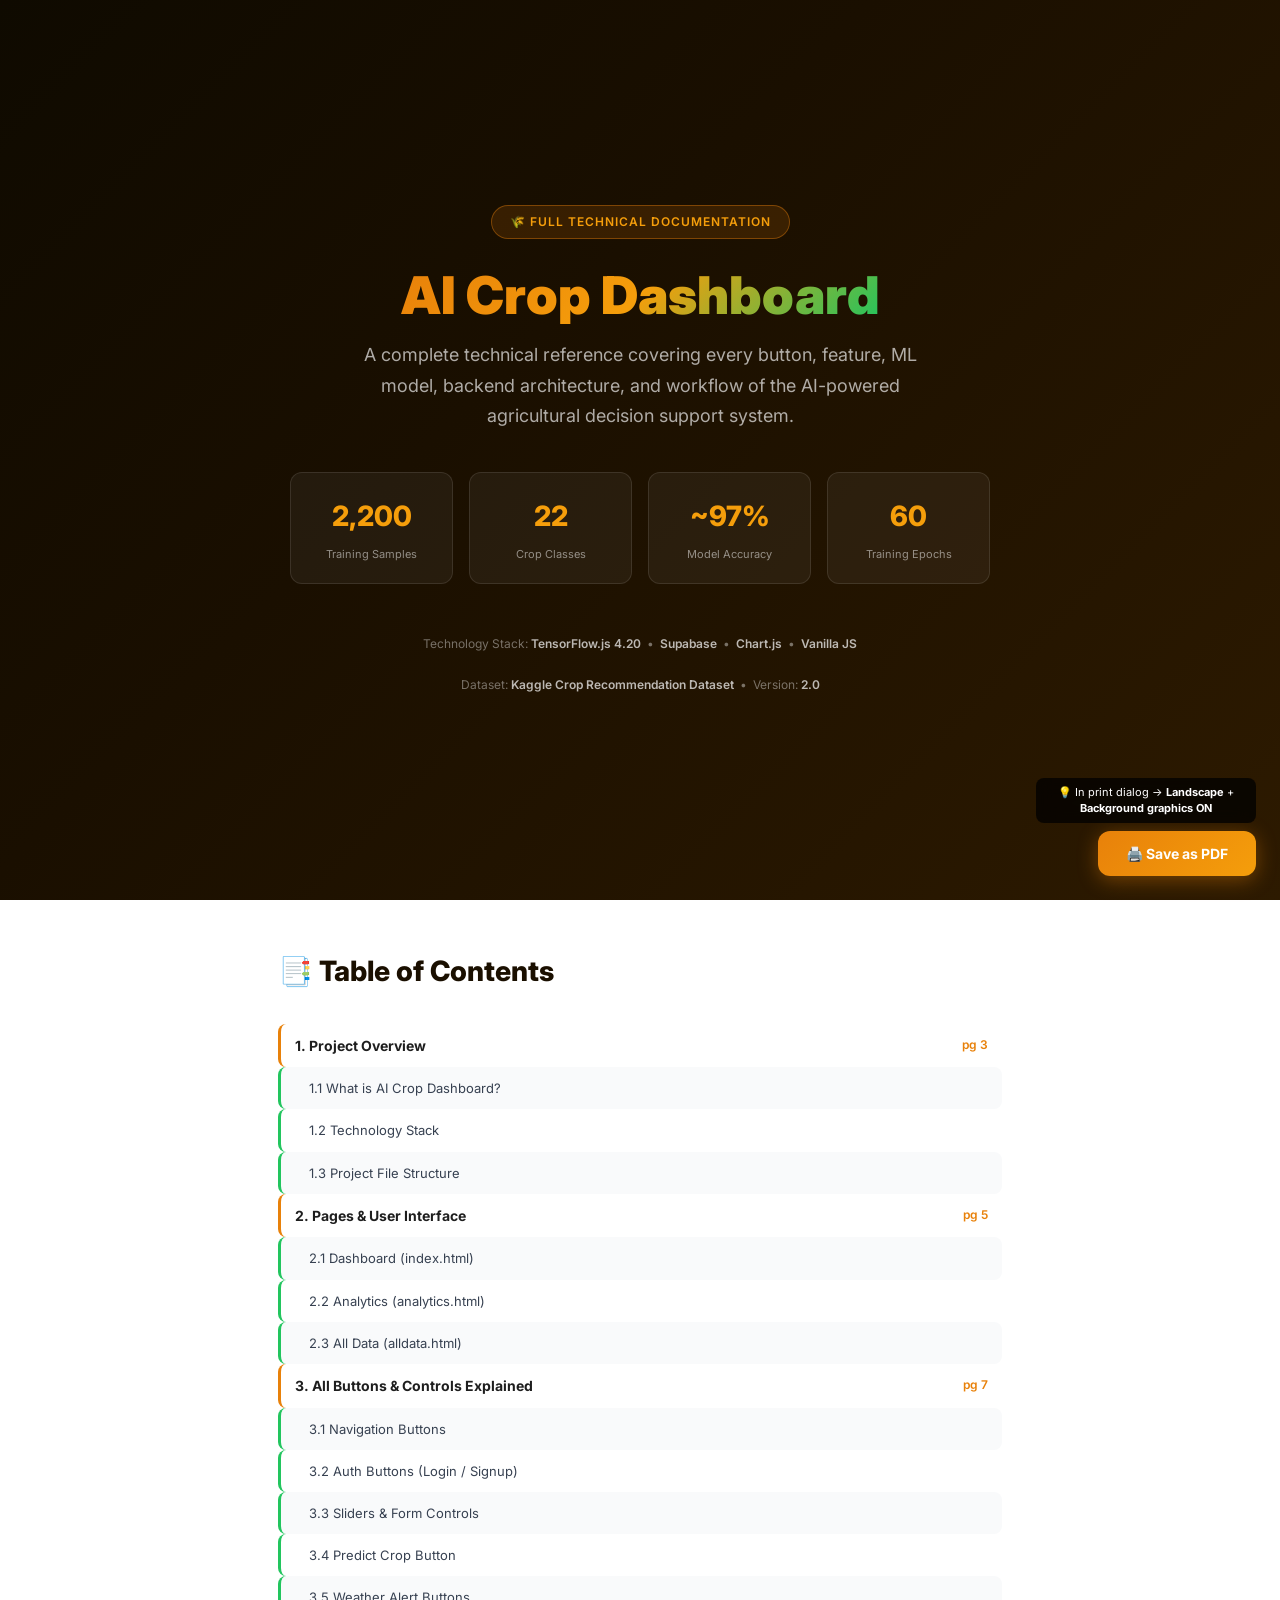
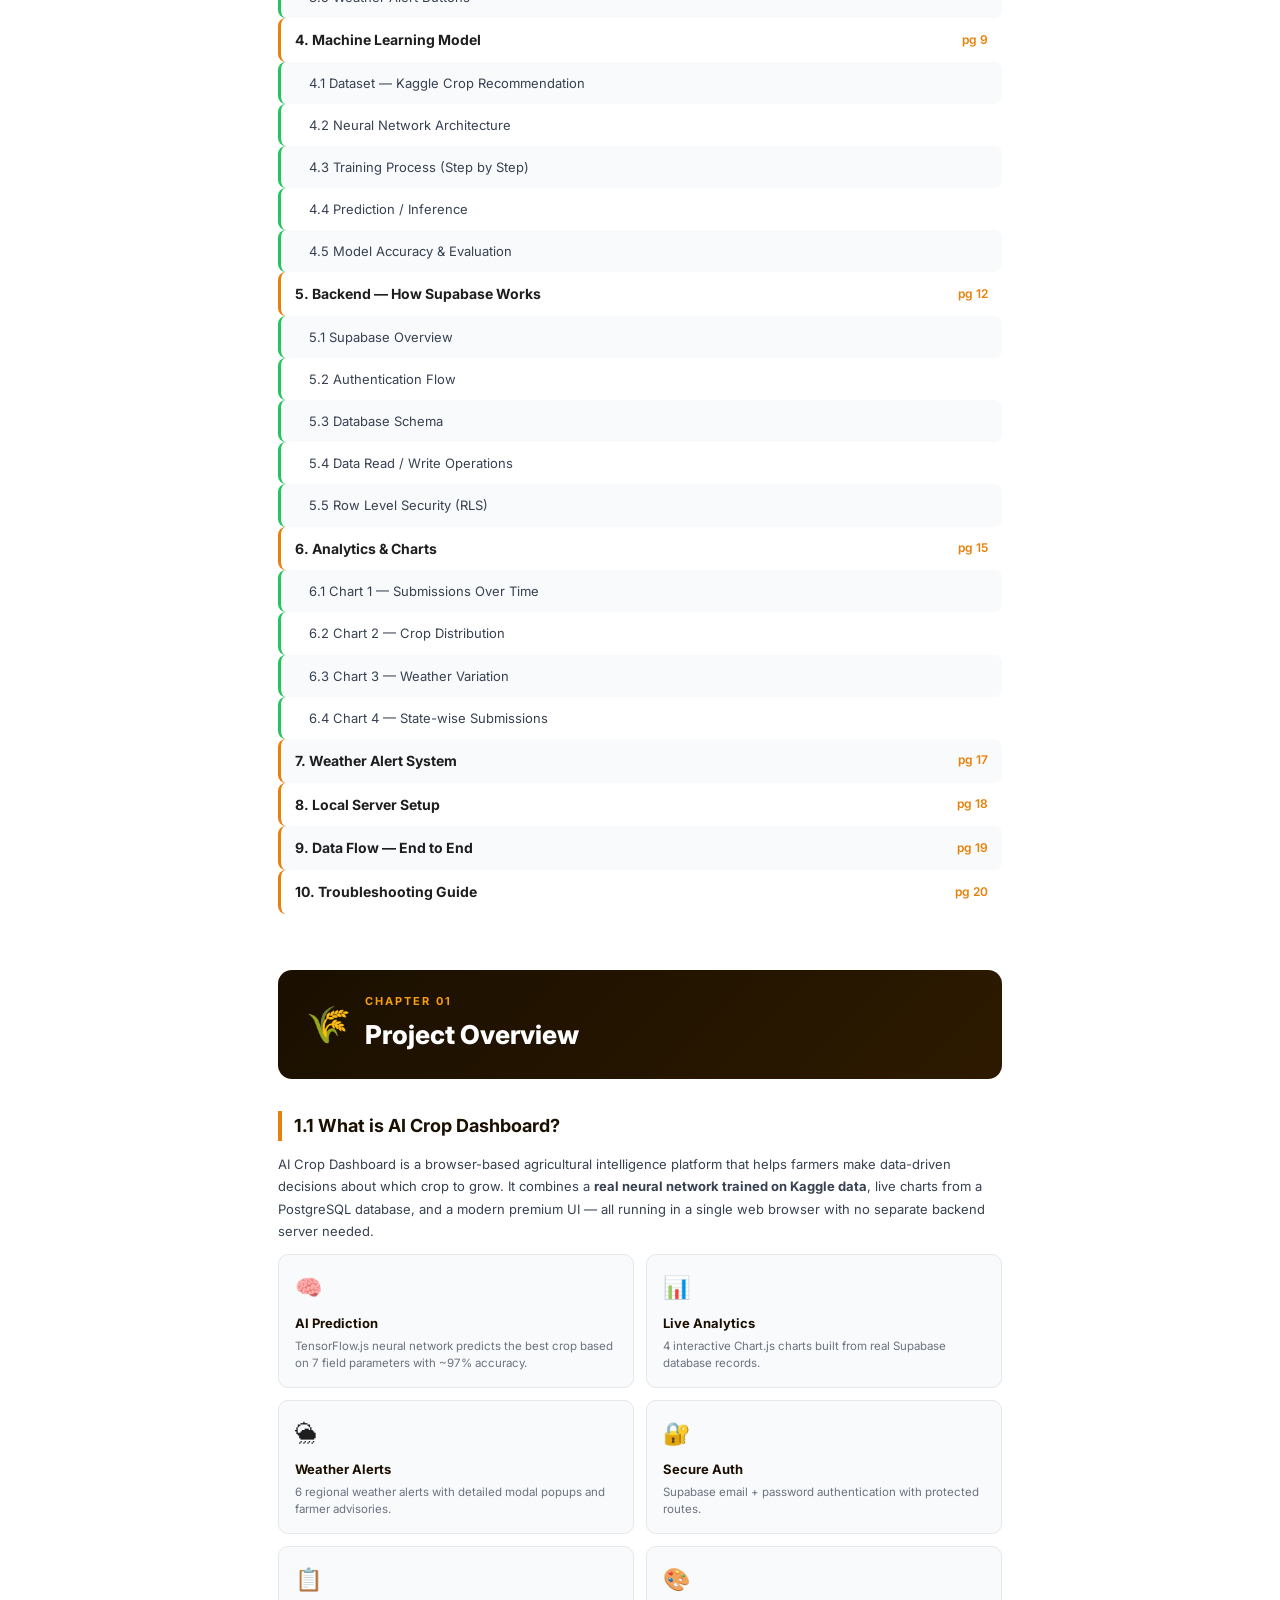
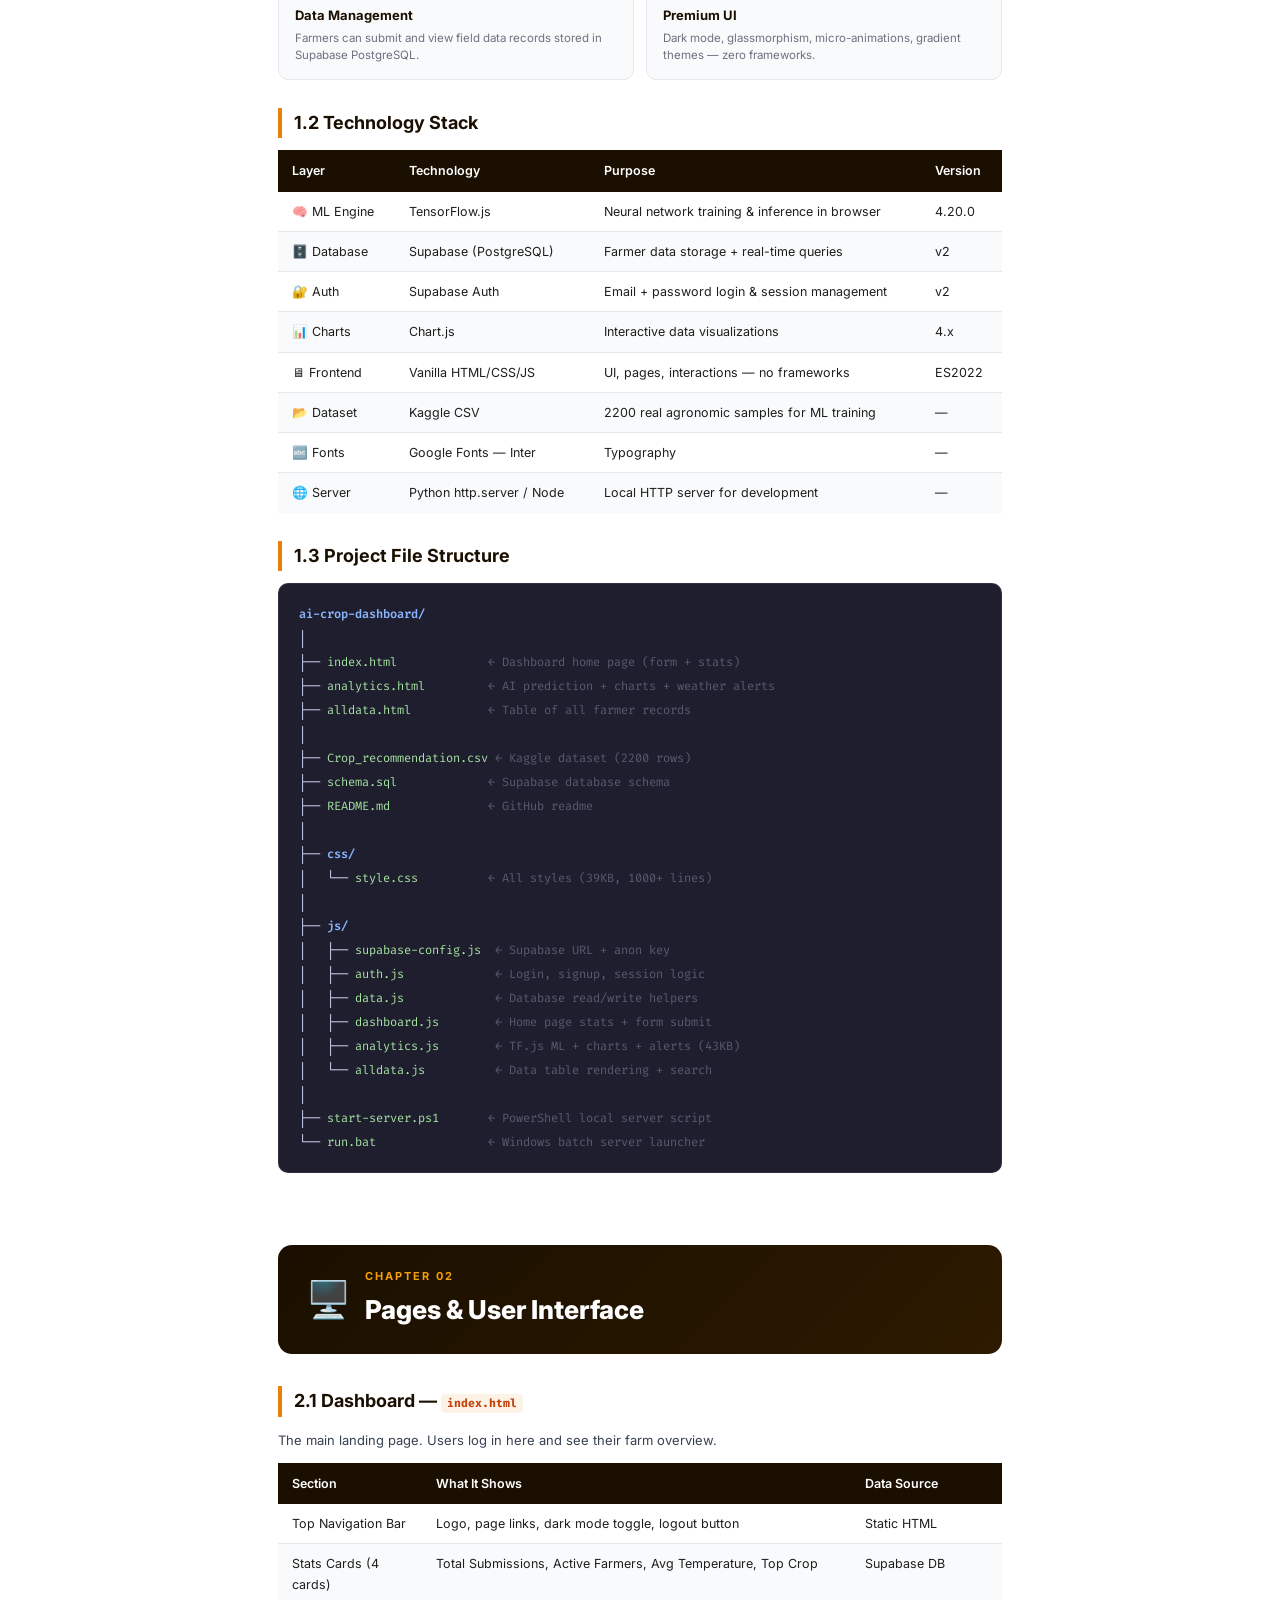
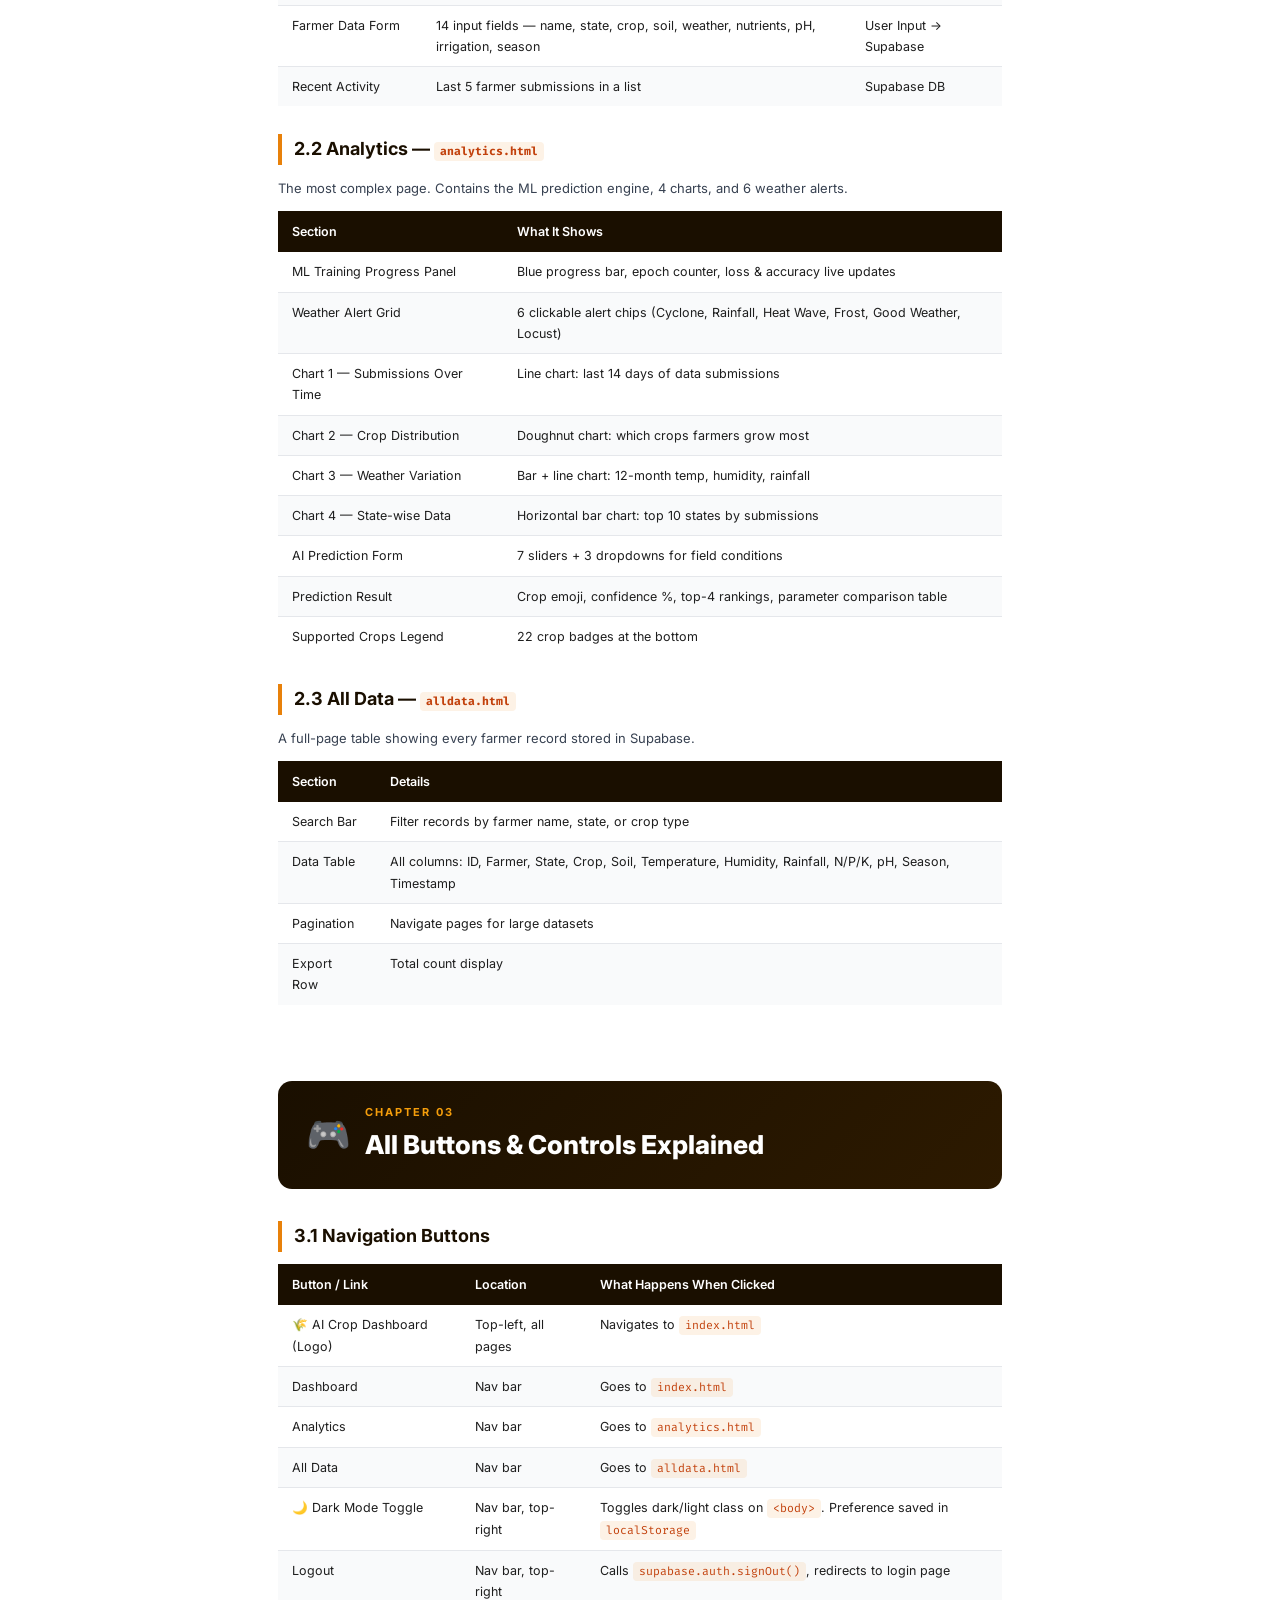
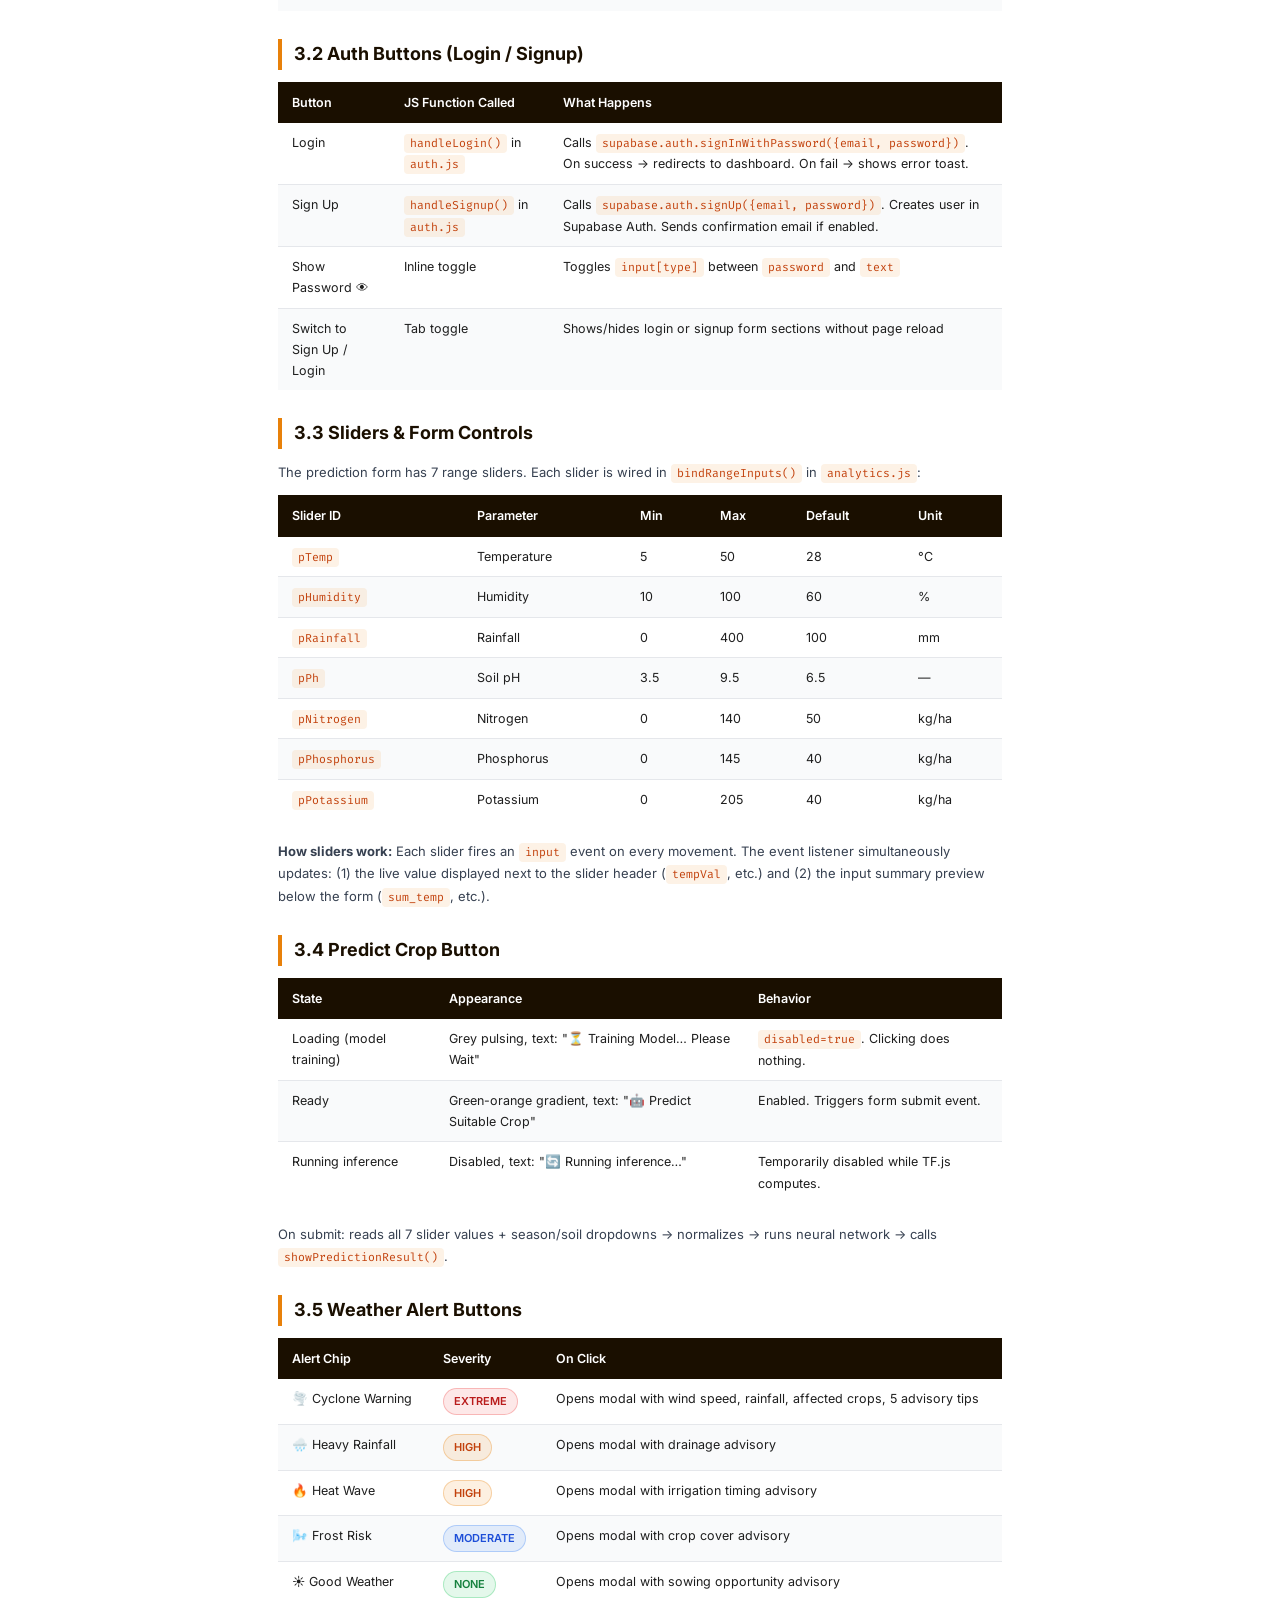
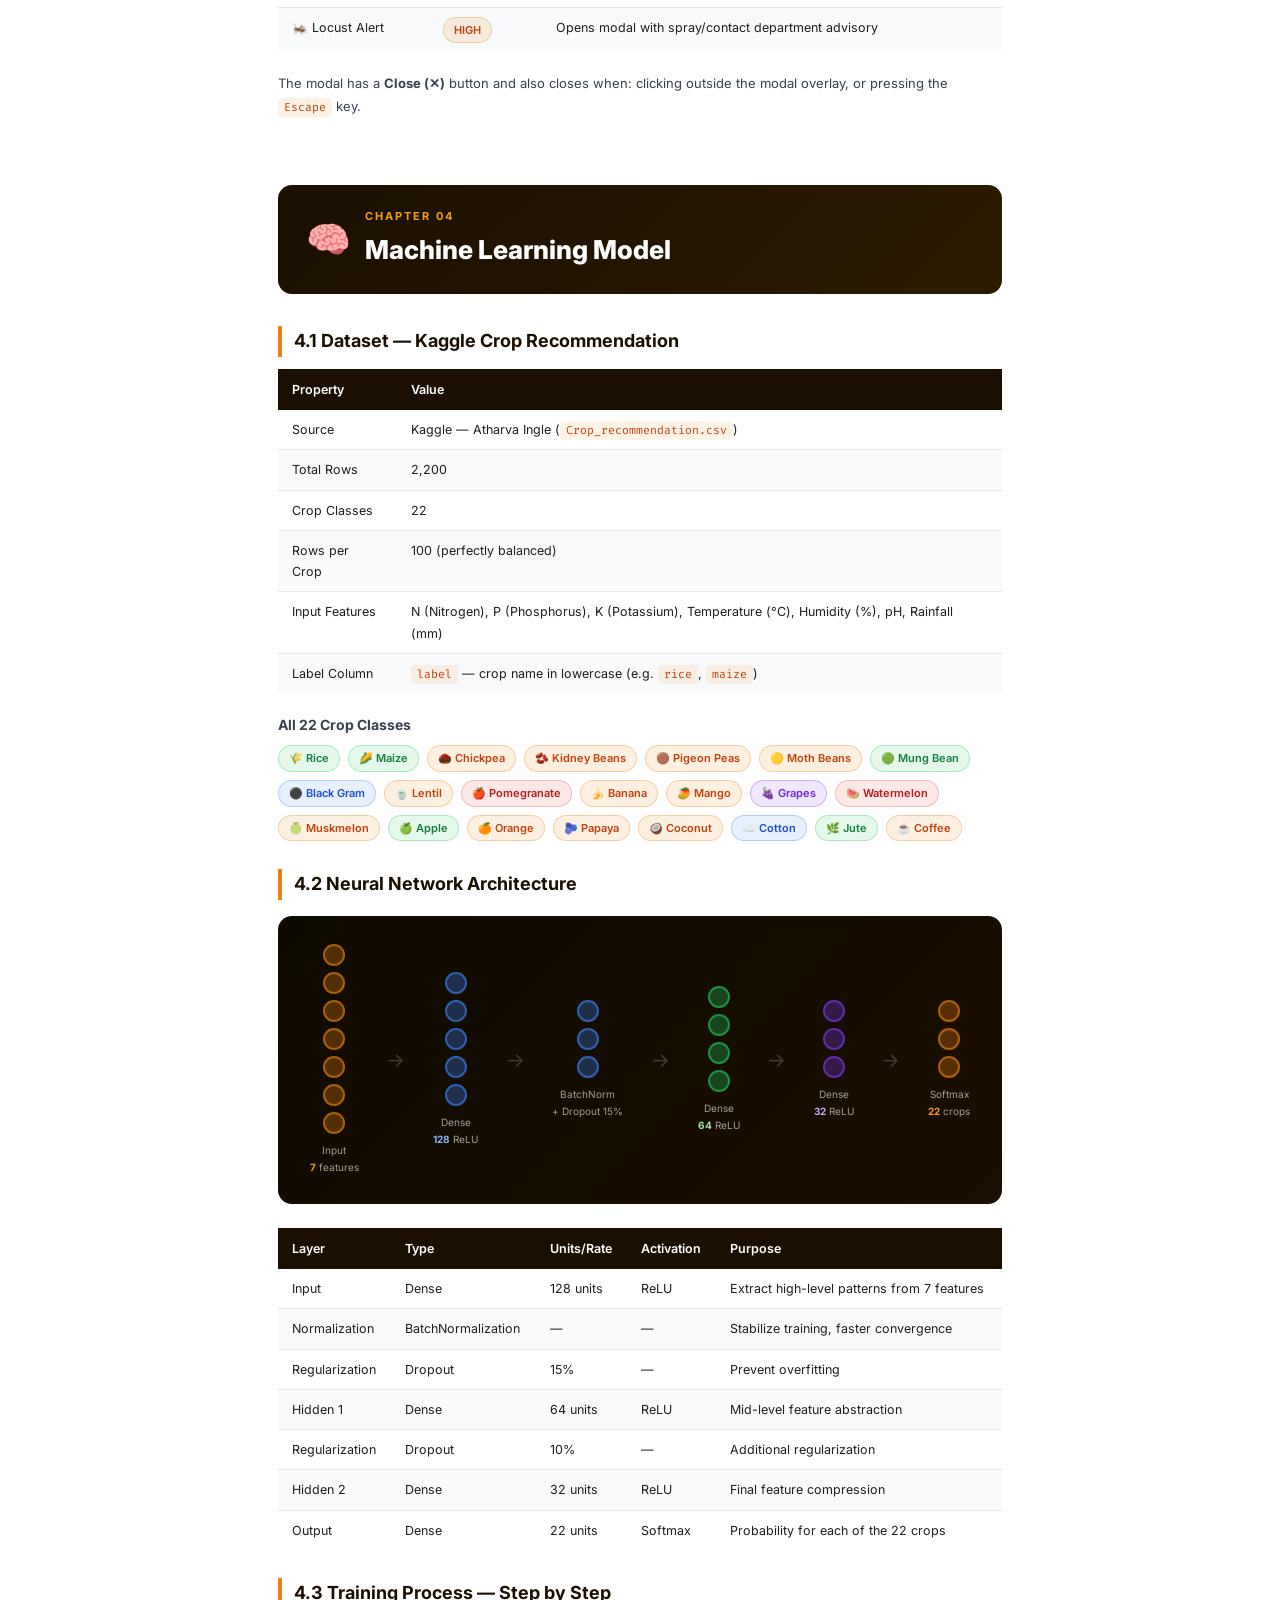
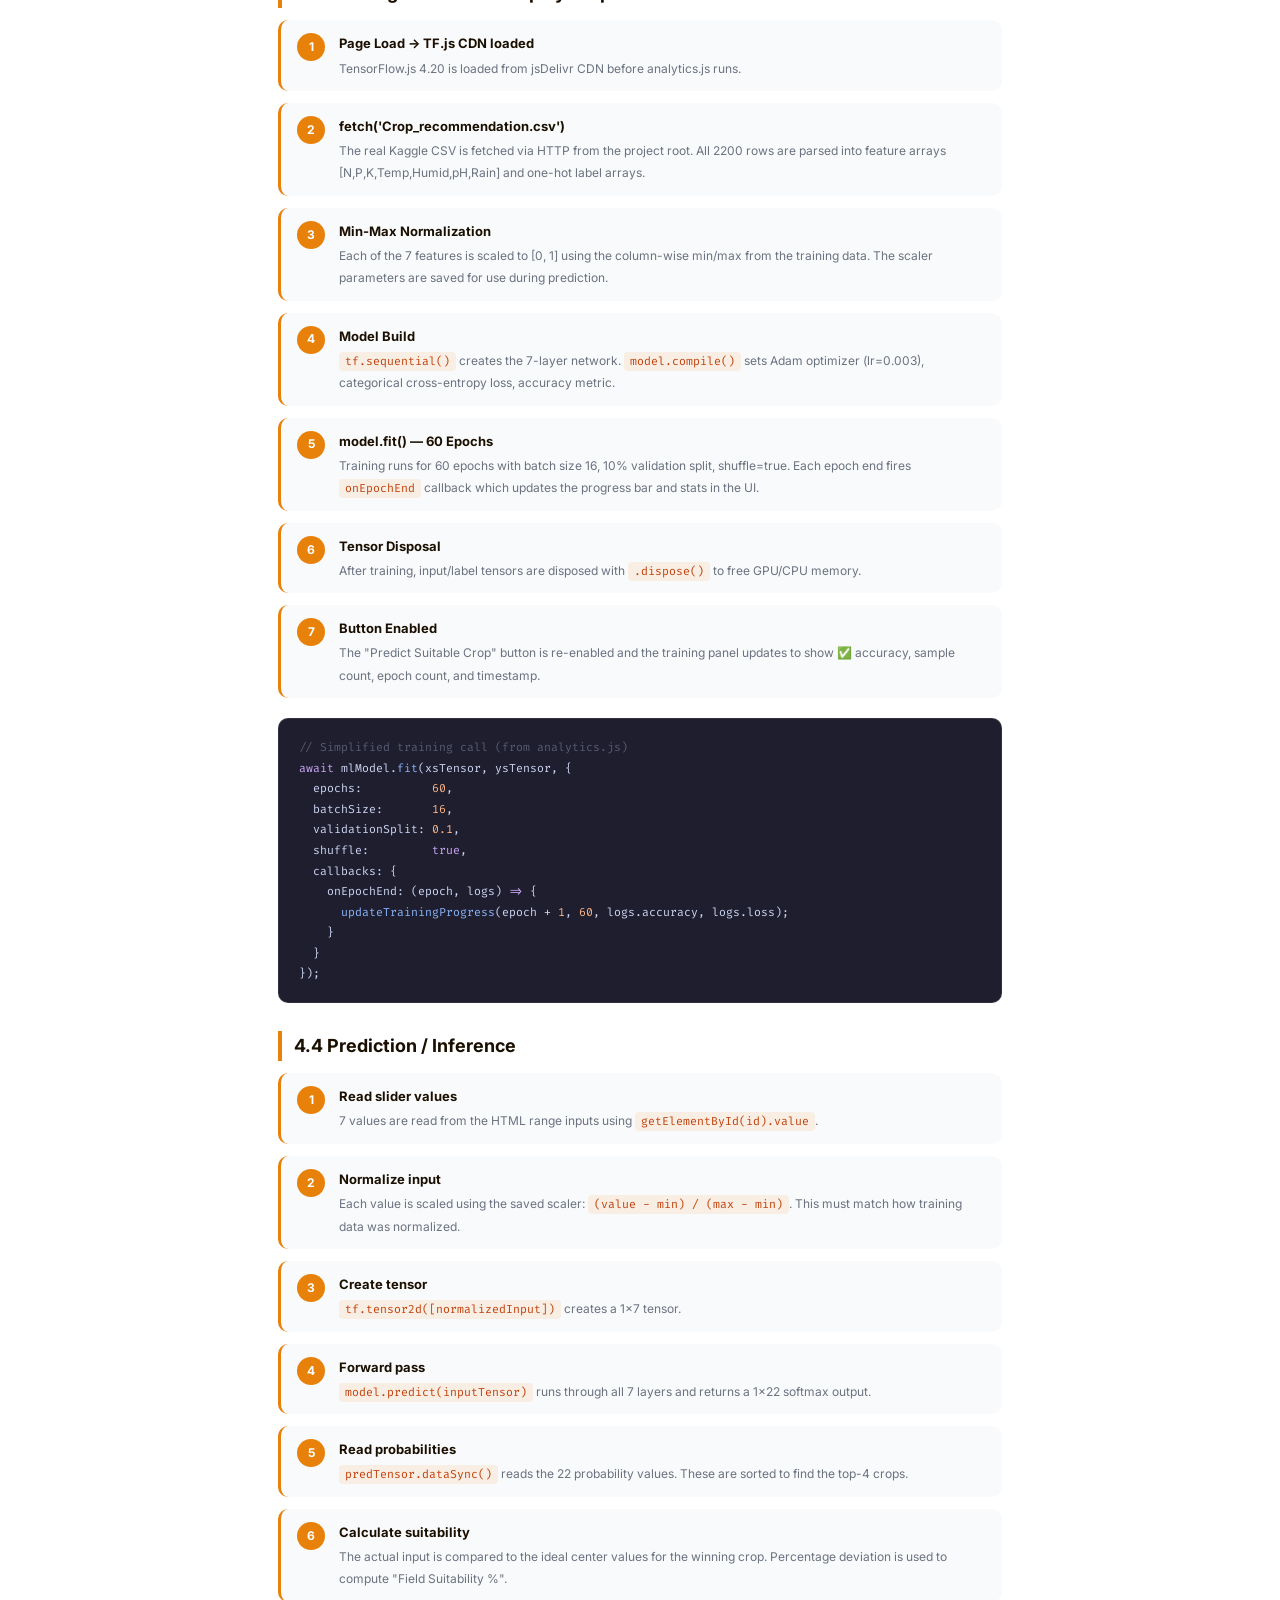
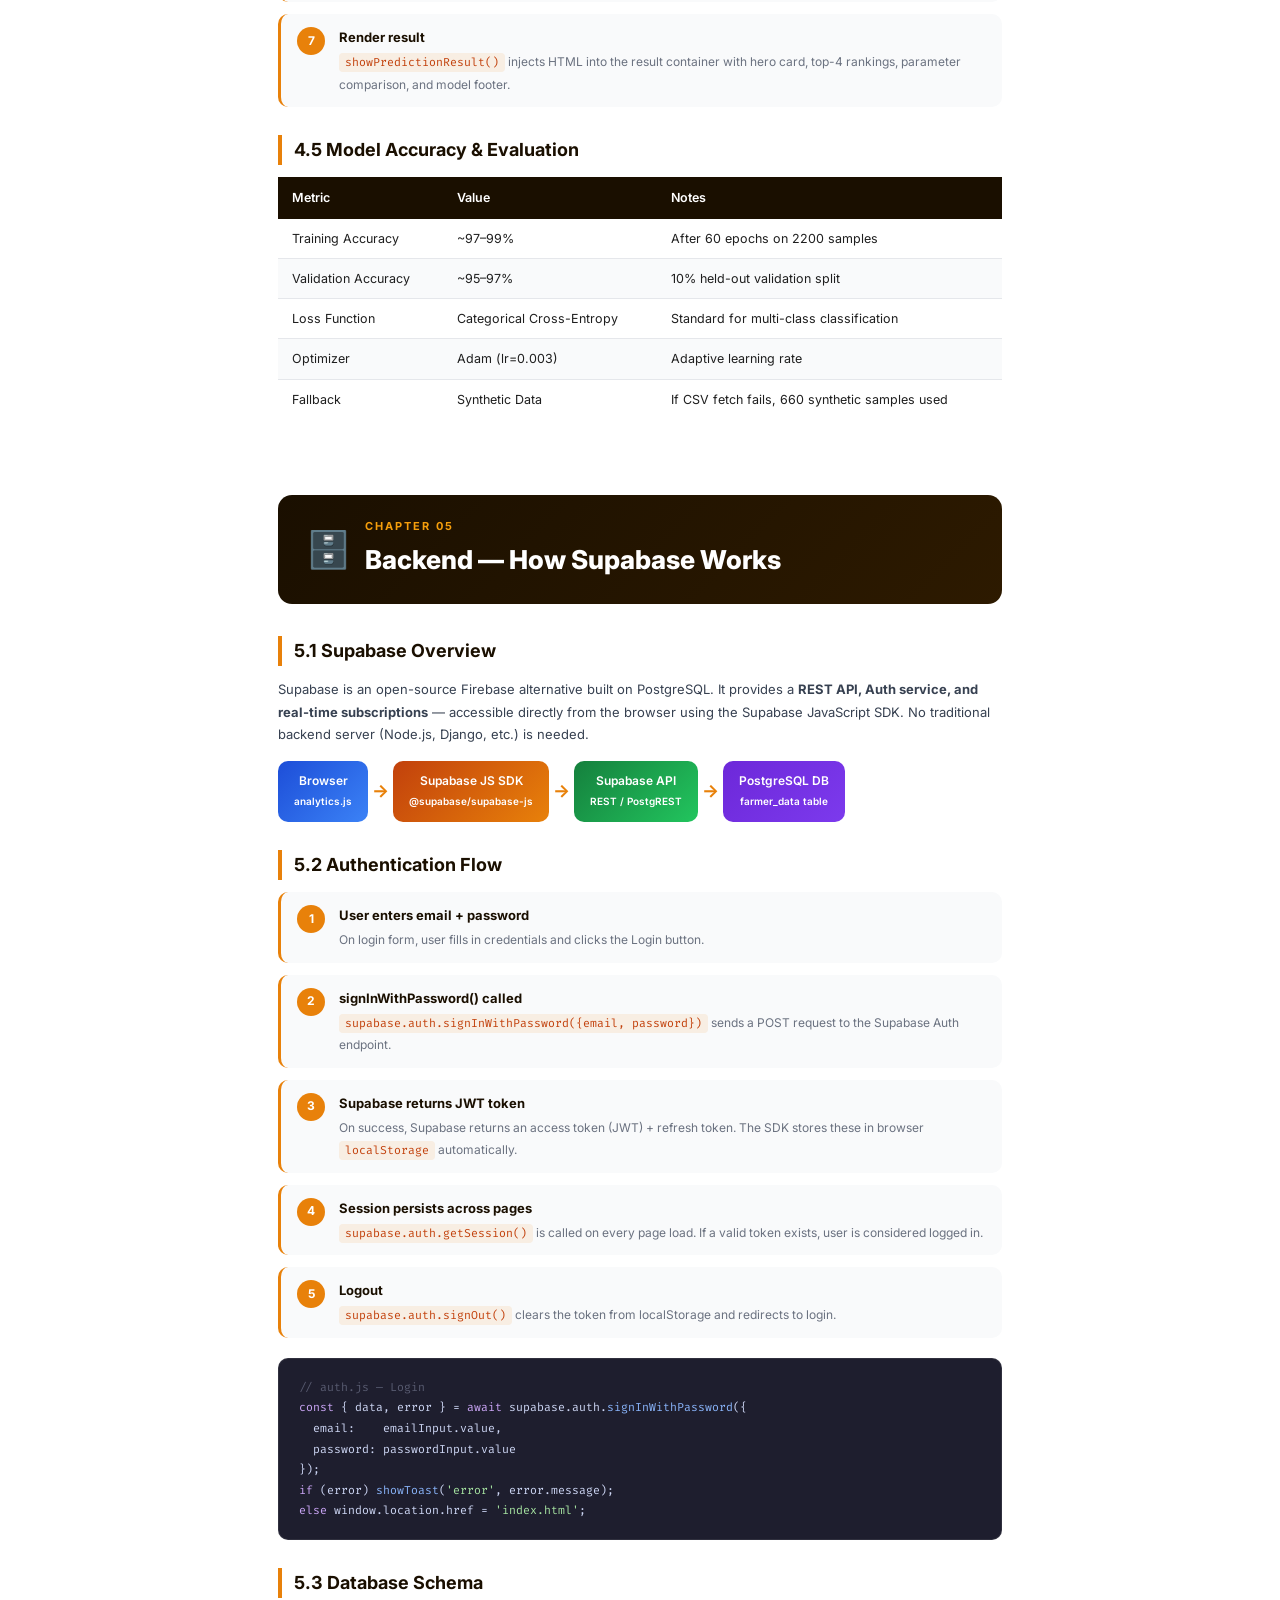
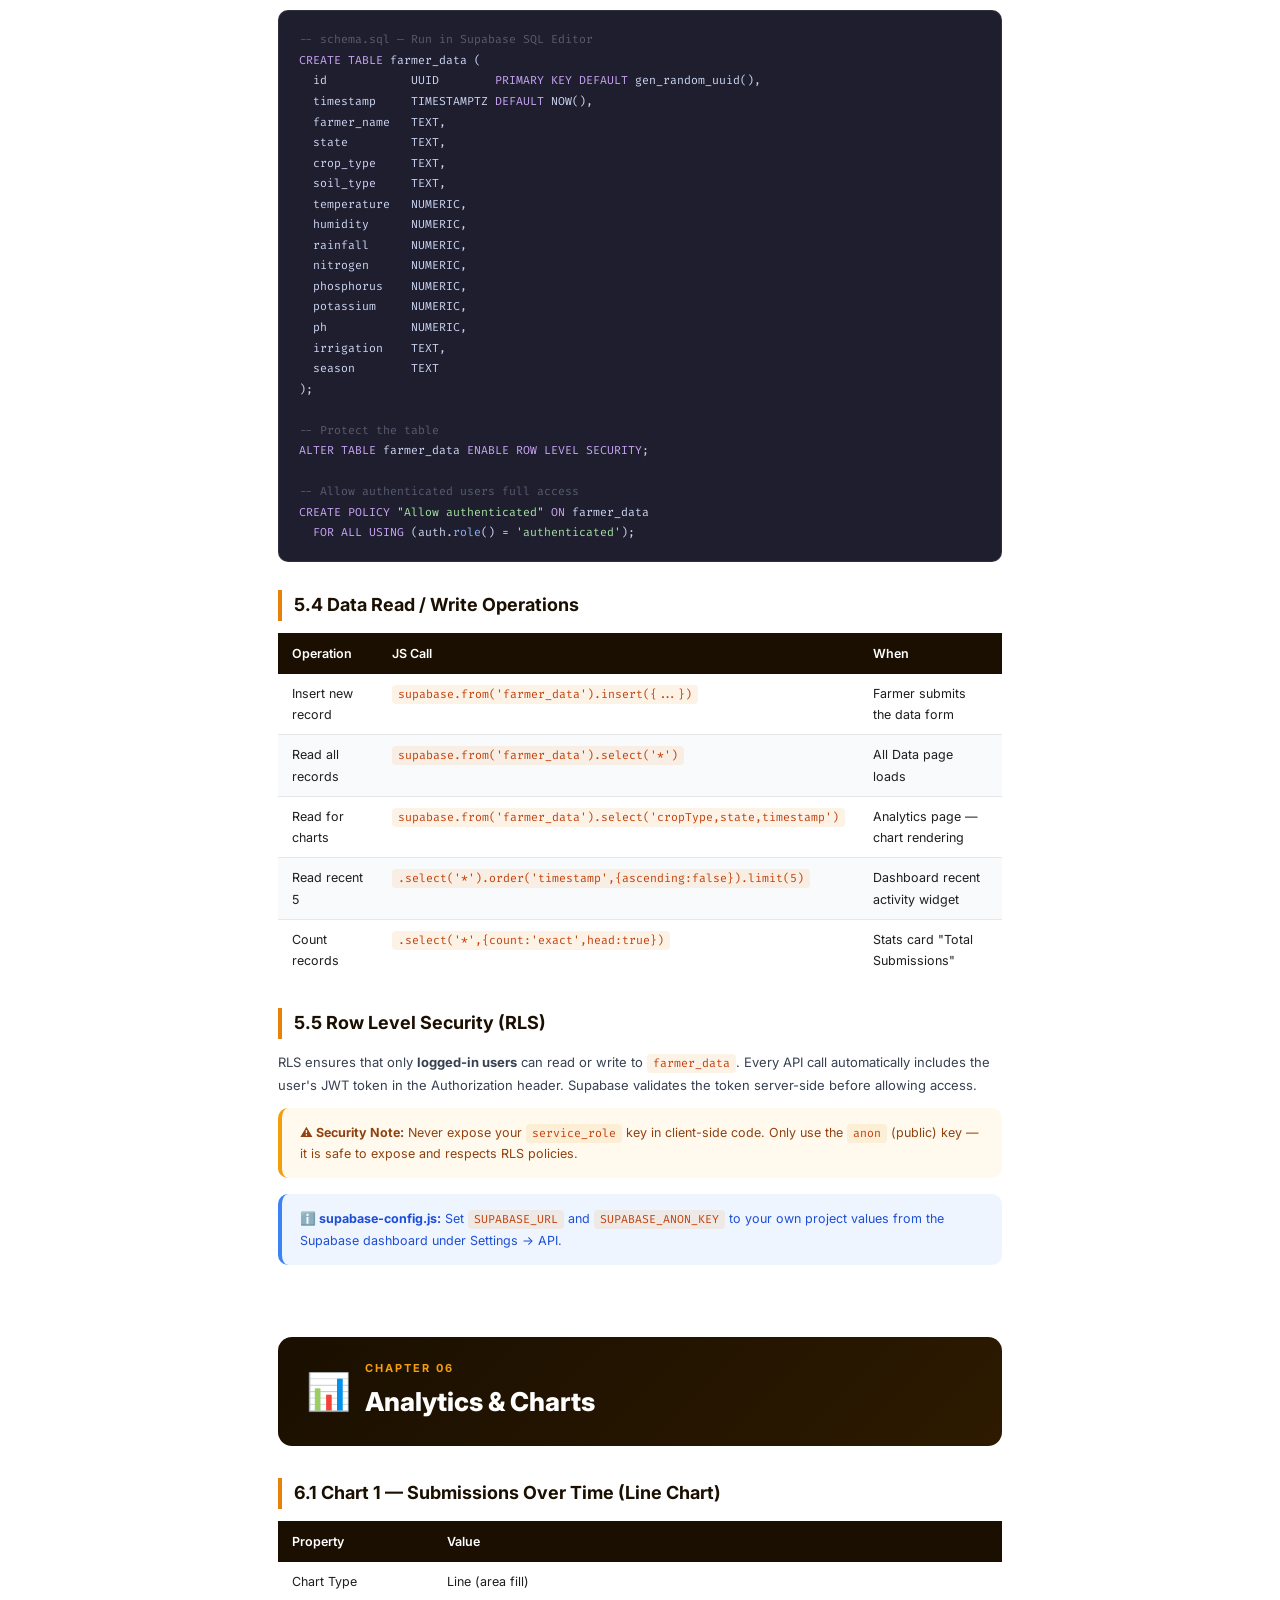
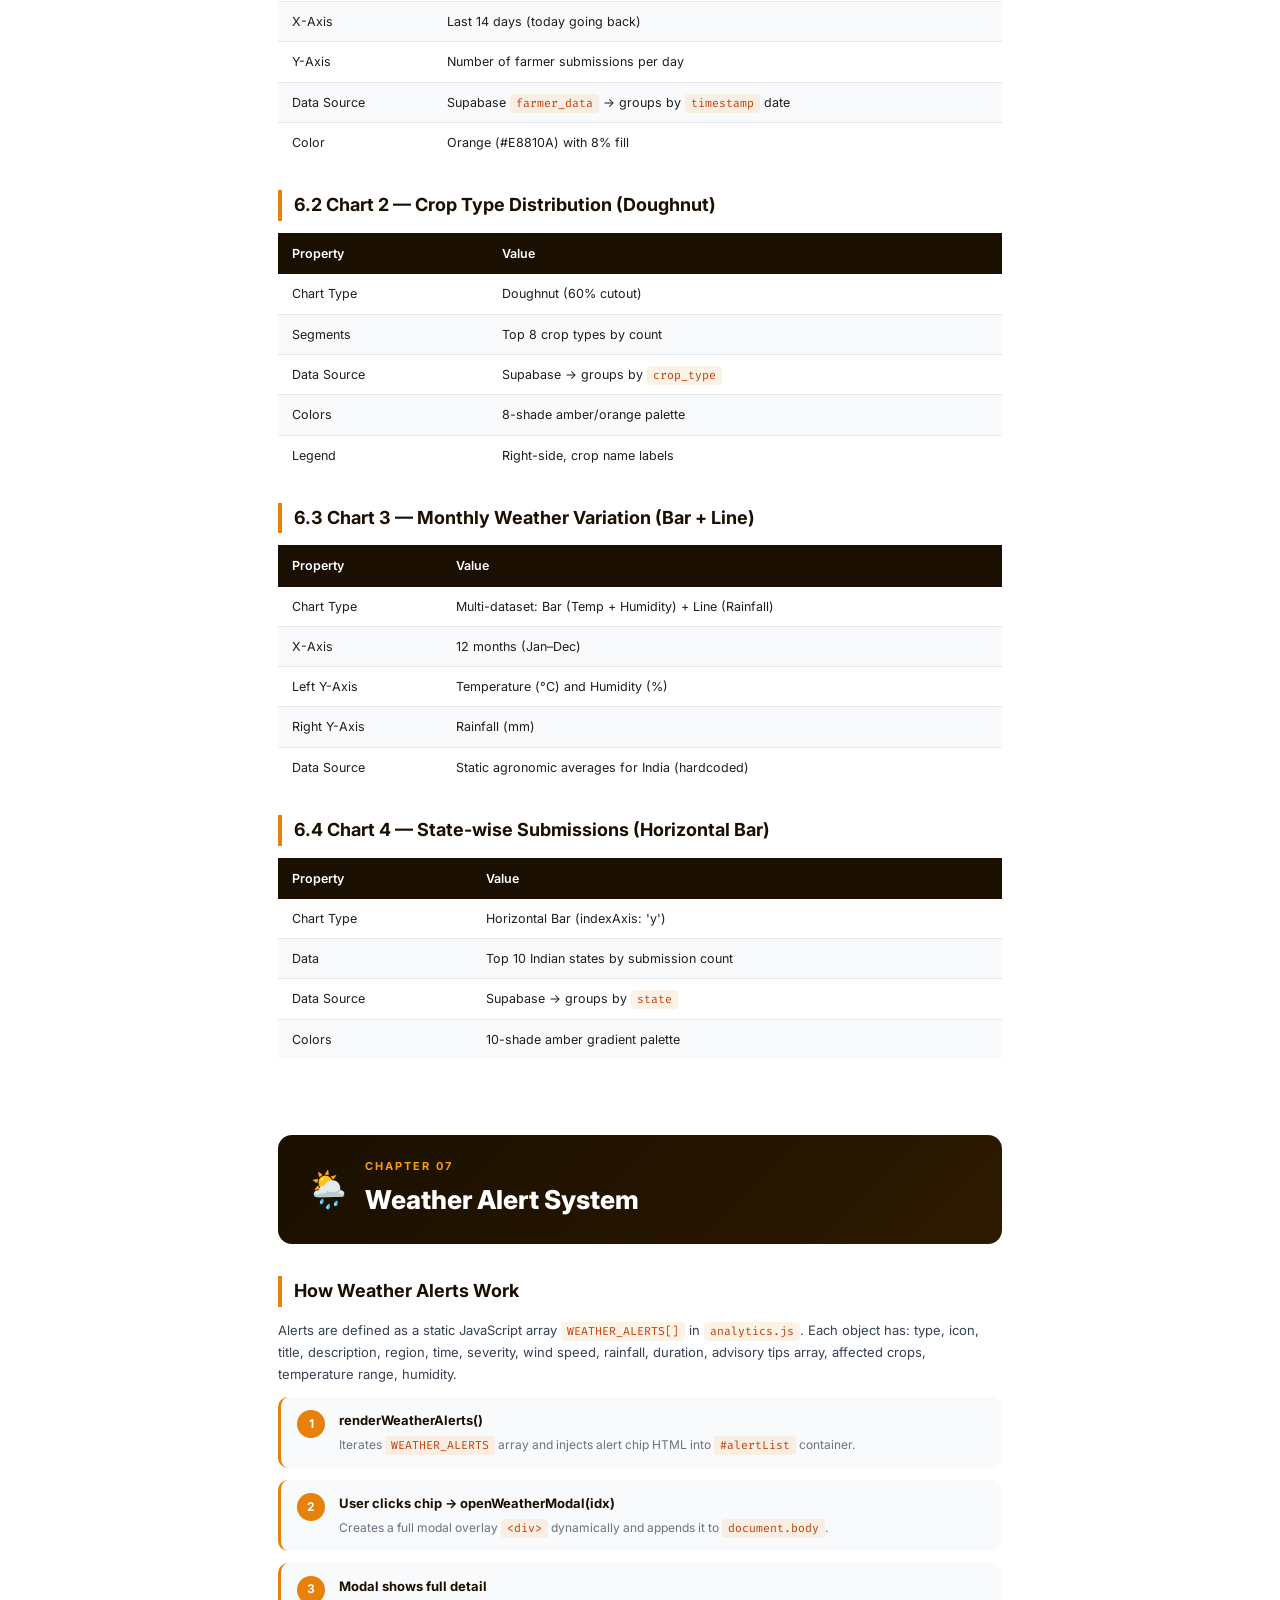
<file: docs/project-documentation.html>
<!DOCTYPE html>
<html lang="en">
<head>
<meta charset="UTF-8"/>
<meta name="viewport" content="width=device-width,initial-scale=1.0"/>
<title>AI Crop Dashboard — Full Project Documentation</title>
<style>
  @import url('https://fonts.googleapis.com/css2?family=Inter:wght@300;400;500;600;700;800;900&family=Fira+Code:wght@400;500&display=swap');

  :root {
    --primary: #E8810A;
    --green:   #22C55E;
    --blue:    #3B82F6;
    --purple:  #7C3AED;
    --dark:    #1A0F00;
    --text:    #1e1e1e;
    --muted:   #6b7280;
    --border:  #e5e7eb;
    --bg-soft: #f9fafb;
    --bg-code: #1e1e2e;
  }

  * { margin: 0; padding: 0; box-sizing: border-box; }

  body {
    font-family: 'Inter', sans-serif;
    color: var(--text);
    background: #fff;
    font-size: 13px;
    line-height: 1.7;
  }

  /* ── COVER PAGE ── */
  .cover {
    min-height: 100vh;
    display: flex;
    flex-direction: column;
    justify-content: center;
    align-items: center;
    background: linear-gradient(135deg, #0f0a00 0%, #1a0f00 40%, #2d1a00 100%);
    color: #fff;
    text-align: center;
    padding: 60px 40px;
    page-break-after: always;
  }
  .cover-badge {
    display: inline-flex; align-items: center; gap: 8px;
    background: rgba(232,129,10,0.15);
    border: 1.5px solid rgba(232,129,10,0.4);
    border-radius: 999px;
    padding: 6px 18px;
    font-size: 12px; font-weight: 600; color: #F59E0B;
    letter-spacing: 1px; text-transform: uppercase;
    margin-bottom: 28px;
  }
  .cover h1 {
    font-size: 52px; font-weight: 900;
    background: linear-gradient(135deg, #E8810A, #F59E0B, #22C55E);
    -webkit-background-clip: text; -webkit-text-fill-color: transparent;
    background-clip: text;
    line-height: 1.1; margin-bottom: 16px;
  }
  .cover .subtitle {
    font-size: 18px; color: rgba(255,255,255,0.65); max-width: 600px;
    margin: 0 auto 40px;
  }
  .cover-grid {
    display: grid; grid-template-columns: repeat(4, 1fr);
    gap: 16px; max-width: 700px; width: 100%; margin-bottom: 50px;
  }
  .cover-stat {
    background: rgba(255,255,255,0.05);
    border: 1px solid rgba(255,255,255,0.1);
    border-radius: 12px; padding: 20px 12px;
  }
  .cover-stat .num { font-size: 28px; font-weight: 800; color: #F59E0B; }
  .cover-stat .lbl { font-size: 11px; color: rgba(255,255,255,0.5); margin-top: 4px; }
  .cover-meta { font-size: 12px; color: rgba(255,255,255,0.4); }
  .cover-meta span { color: rgba(255,255,255,0.7); font-weight: 600; }

  /* ── CONTENT LAYOUT ── */
  .page { max-width: 820px; margin: 0 auto; padding: 48px 48px; }

  /* ── TOC ── */
  .toc-page { page-break-after: always; }
  .toc-title { font-size: 28px; font-weight: 800; color: var(--dark); margin-bottom: 28px; }
  .toc-section { margin-bottom: 8px; }
  .toc-item {
    display: flex; justify-content: space-between; align-items: center;
    padding: 10px 14px; border-radius: 8px;
    border-left: 3px solid transparent;
    transition: all 0.2s;
  }
  .toc-item:nth-child(odd) { background: var(--bg-soft); }
  .toc-item.h1 { border-left-color: var(--primary); font-weight: 700; font-size: 14px; }
  .toc-item.h2 { border-left-color: var(--green); padding-left: 28px; color: #374151; }
  .toc-page-num { font-weight: 600; color: var(--primary); font-size: 12px; }

  /* ── SECTION HEADERS ── */
  .chapter {
    page-break-before: always;
    padding-top: 8px;
  }
  .chapter-header {
    display: flex; align-items: center; gap: 14px;
    background: linear-gradient(135deg, var(--dark), #2d1a00);
    color: #fff; border-radius: 14px;
    padding: 22px 28px; margin-bottom: 32px;
  }
  .chapter-icon { font-size: 36px; }
  .chapter-num { font-size: 11px; font-weight: 700; color: #F59E0B; letter-spacing: 2px; text-transform: uppercase; }
  .chapter-title { font-size: 26px; font-weight: 800; margin-top: 2px; }

  h2 {
    font-size: 18px; font-weight: 700; color: var(--dark);
    margin: 28px 0 12px;
    padding-left: 12px;
    border-left: 4px solid var(--primary);
  }
  h3 {
    font-size: 14px; font-weight: 700; color: #374151;
    margin: 20px 0 8px;
  }
  p { margin-bottom: 12px; color: #374151; }

  /* ── CARDS ── */
  .card {
    background: var(--bg-soft);
    border: 1px solid var(--border);
    border-radius: 12px; padding: 20px 24px; margin-bottom: 16px;
  }
  .card-title { font-size: 14px; font-weight: 700; color: var(--dark); margin-bottom: 10px; }

  /* ── TABLES ── */
  table { width: 100%; border-collapse: collapse; margin-bottom: 20px; font-size: 12.5px; }
  thead tr { background: var(--dark); color: #fff; }
  thead th { padding: 10px 14px; text-align: left; font-weight: 600; }
  tbody tr:nth-child(even) { background: var(--bg-soft); }
  tbody td { padding: 9px 14px; border-bottom: 1px solid var(--border); vertical-align: top; }
  tbody tr:last-child td { border-bottom: none; }

  /* ── BADGES ── */
  .badge {
    display: inline-flex; align-items: center; gap: 4px;
    border-radius: 999px; padding: 3px 10px;
    font-size: 11px; font-weight: 600;
  }
  .badge-green { background: rgba(34,197,94,0.12); color: #15803D; border: 1px solid rgba(34,197,94,0.3); }
  .badge-orange { background: rgba(232,129,10,0.12); color: #C2410C; border: 1px solid rgba(232,129,10,0.3); }
  .badge-blue { background: rgba(59,130,246,0.12); color: #1D4ED8; border: 1px solid rgba(59,130,246,0.3); }
  .badge-red { background: rgba(239,68,68,0.12); color: #B91C1C; border: 1px solid rgba(239,68,68,0.3); }
  .badge-purple { background: rgba(124,58,237,0.12); color: #6D28D9; border: 1px solid rgba(124,58,237,0.3); }

  /* ── CODE BLOCKS ── */
  pre {
    background: var(--bg-code); color: #cdd6f4;
    border-radius: 10px; padding: 18px 20px;
    font-family: 'Fira Code', monospace; font-size: 12px;
    overflow-x: auto; margin-bottom: 16px;
    border: 1px solid rgba(255,255,255,0.08);
    white-space: pre-wrap; word-break: break-word;
  }
  code {
    font-family: 'Fira Code', monospace; font-size: 11.5px;
    background: rgba(232,129,10,0.1); color: #C2410C;
    padding: 2px 6px; border-radius: 4px;
  }
  pre code { background: none; color: inherit; padding: 0; }

  .kw  { color: #cba6f7; }  /* keyword */
  .fn  { color: #89b4fa; }  /* function */
  .str { color: #a6e3a1; }  /* string */
  .num { color: #fab387; }  /* number */
  .cm  { color: #585b70; }  /* comment */

  /* ── FLOW / ARCH DIAGRAMS ── */
  .flow {
    display: flex; align-items: center; gap: 0;
    flex-wrap: wrap; margin: 16px 0 24px;
  }
  .flow-box {
    background: var(--dark); color: #fff;
    border-radius: 10px; padding: 10px 16px;
    font-size: 12px; font-weight: 600;
    text-align: center; min-width: 90px;
  }
  .flow-box.green { background: linear-gradient(135deg,#15803D,#22C55E); }
  .flow-box.blue  { background: linear-gradient(135deg,#1D4ED8,#3B82F6); }
  .flow-box.orange{ background: linear-gradient(135deg,#C2410C,#E8810A); }
  .flow-box.purple{ background: linear-gradient(135deg,#6D28D9,#7C3AED); }
  .flow-box.red   { background: linear-gradient(135deg,#B91C1C,#EF4444); }
  .flow-arrow { font-size: 18px; color: var(--primary); margin: 0 4px; font-weight: 700; }

  /* ── NN ARCH VISUAL ── */
  .nn-arch {
    display: flex; justify-content: space-around; align-items: center;
    background: linear-gradient(135deg,#0f0a00,#1a0f00);
    border-radius: 14px; padding: 28px 20px; margin: 16px 0 24px;
    gap: 4px; flex-wrap: wrap;
  }
  .nn-layer { text-align: center; }
  .nn-nodes { display: flex; flex-direction: column; gap: 6px; align-items: center; }
  .nn-node {
    width: 22px; height: 22px; border-radius: 50%;
    background: rgba(232,129,10,0.3);
    border: 2px solid rgba(232,129,10,0.6);
  }
  .nn-node.big { background: rgba(59,130,246,0.3); border-color: rgba(59,130,246,0.6); }
  .nn-node.mid { background: rgba(34,197,94,0.3); border-color: rgba(34,197,94,0.6); }
  .nn-node.small { background: rgba(124,58,237,0.3); border-color: rgba(124,58,237,0.6); }
  .nn-label { font-size: 10px; color: rgba(255,255,255,0.6); margin-top: 8px; }
  .nn-count { font-size: 14px; font-weight: 800; color: #F59E0B; }
  .nn-arrow { font-size: 20px; color: rgba(255,255,255,0.2); }

  /* ── STEP LIST ── */
  .steps { list-style: none; margin-bottom: 20px; }
  .steps li {
    display: flex; gap: 14px; align-items: flex-start;
    margin-bottom: 12px; padding: 12px 16px;
    background: var(--bg-soft); border-radius: 10px;
    border-left: 3px solid var(--primary);
  }
  .step-num {
    min-width: 28px; height: 28px; border-radius: 50%;
    background: var(--primary); color: #fff;
    display: flex; align-items: center; justify-content: center;
    font-size: 12px; font-weight: 700; flex-shrink: 0;
    margin-top: 1px;
  }
  .step-body strong { display: block; font-size: 13px; color: var(--dark); margin-bottom: 2px; }
  .step-body span { font-size: 12px; color: #6b7280; }

  /* ── FEATURE GRID ── */
  .feat-grid { display: grid; grid-template-columns: 1fr 1fr; gap: 12px; margin-bottom: 20px; }
  .feat-card {
    background: var(--bg-soft); border: 1px solid var(--border);
    border-radius: 10px; padding: 14px 16px;
  }
  .feat-card .feat-icon { font-size: 22px; margin-bottom: 6px; }
  .feat-card .feat-title { font-size: 13px; font-weight: 700; color: var(--dark); margin-bottom: 4px; }
  .feat-card .feat-desc { font-size: 11.5px; color: #6b7280; line-height: 1.5; }

  /* ── ALERT BOX ── */
  .alert {
    border-radius: 10px; padding: 14px 18px; margin-bottom: 16px;
    border-left: 4px solid;
    font-size: 12.5px;
  }
  .alert-warning { background: rgba(251,191,36,0.08); border-color: #F59E0B; color: #92400E; }
  .alert-info    { background: rgba(59,130,246,0.08); border-color: #3B82F6; color: #1D4ED8; }
  .alert-success { background: rgba(34,197,94,0.08); border-color: #22C55E; color: #15803D; }
  .alert strong { font-weight: 700; }

  /* ── PRINT — Landscape A4 ── */
  @media print {

    /* Page setup: landscape A4 with proper margins */
    @page {
      size: A4 landscape;
      margin: 14mm 18mm 14mm 18mm;
    }

    /* Force background colours & images to print */
    * {
      -webkit-print-color-adjust: exact !important;
      print-color-adjust: exact !important;
    }

    /* Base */
    body  { font-size: 11px; line-height: 1.5; background: #fff; color: #111; }
    .page { max-width: 100%; padding: 0; margin: 0; }

    /* Hide the save-pdf button */
    .print-btn, button, .no-print { display: none !important; }

    /* ── Cover: exactly one landscape page ── */
    .cover {
      min-height: 0;
      height: 190mm;           /* A4 landscape height */
      page-break-after: always;
      break-after: page;
      padding: 30px 60px;
    }
    .cover h1   { font-size: 38px; }
    .cover .subtitle { font-size: 14px; }
    .cover-grid { grid-template-columns: repeat(4, 1fr); gap: 10px; }
    .cover-stat .num { font-size: 22px; }

    /* ── TOC: own page ── */
    .toc-page {
      page-break-after: always;
      break-after: page;
    }
    .toc-title { font-size: 20px; margin-bottom: 16px; }

    /* ── Each chapter starts on a new page ── */
    .chapter {
      page-break-before: always;
      break-before: page;
      padding-top: 0;
    }

    /* ── Prevent orphans inside chapters ── */
    .chapter-header, h2, h3, .card, table, pre, .arch-box, .flow-step {
      page-break-inside: avoid;
      break-inside: avoid;
    }

    /* ── Section header bar ── */
    .chapter-header {
      padding: 14px 20px;
      margin-bottom: 18px;
      border-radius: 8px;
    }
    .chapter-icon  { font-size: 26px; }
    .chapter-title { font-size: 18px; }
    .chapter-num   { font-size: 9px; }

    /* ── Headings ── */
    h2 { font-size: 14px; margin: 16px 0 8px; }
    h3 { font-size: 12px; margin: 12px 0 6px; }

    /* ── Cards & tables ── */
    .card       { padding: 12px 16px; margin-bottom: 10px; border-radius: 8px; }
    .grid-2     { grid-template-columns: 1fr 1fr; gap: 10px; }
    .grid-3     { grid-template-columns: repeat(3, 1fr); gap: 10px; }
    table       { font-size: 10px; }
    th, td      { padding: 6px 8px; }

    /* ── Code blocks ── */
    pre  { font-size: 9.5px; line-height: 1.4; border-radius: 6px; padding: 10px 14px; }
    code { font-size: 9.5px; }

    /* ── Flow diagrams ── */
    .flow-row   { flex-wrap: wrap; gap: 6px; }
    .flow-step  { padding: 8px 10px; font-size: 10px; min-width: 80px; }
    .arch-box   { padding: 10px 12px; font-size: 10px; }

    /* ── Stat cards ── */
    .stat-card  { padding: 12px 14px; }
    .stat-num   { font-size: 22px; }

    /* ── Badge / tag row ── */
    .badge      { font-size: 9px; padding: 2px 6px; }
    .tag-row    { gap: 5px; margin: 4px 0 10px; }

    /* ── Alerts ── */
    .alert      { padding: 8px 12px; font-size: 10px; }

    /* ── Ensure page fills landscape width ── */
    .page { width: 100%; }
  }


  hr { border: none; border-top: 1.5px solid var(--border); margin: 24px 0; }

  .tag-row { display: flex; flex-wrap: wrap; gap: 8px; margin: 8px 0 16px; }
  .file-tree { font-family: 'Fira Code', monospace; font-size: 12px; line-height: 2; }
  .file-tree .dir { color: #89b4fa; font-weight: 600; }
  .file-tree .file { color: #a6e3a1; }
  .file-tree .note { color: #585b70; }
</style>
</head>
<body>

<!-- ══════════════════════════════════════════════
     COVER PAGE
════════════════════════════════════════════════ -->
<div class="cover">
  <div class="cover-badge">🌾 Full Technical Documentation</div>
  <h1>AI Crop Dashboard</h1>
  <p class="subtitle">
    A complete technical reference covering every button, feature, ML model, backend architecture, and workflow of the AI-powered agricultural decision support system.
  </p>
  <div class="cover-grid">
    <div class="cover-stat"><div class="num">2,200</div><div class="lbl">Training Samples</div></div>
    <div class="cover-stat"><div class="num">22</div><div class="lbl">Crop Classes</div></div>
    <div class="cover-stat"><div class="num">~97%</div><div class="lbl">Model Accuracy</div></div>
    <div class="cover-stat"><div class="num">60</div><div class="lbl">Training Epochs</div></div>
  </div>
  <div class="cover-meta">
    Technology Stack: <span>TensorFlow.js 4.20</span> &nbsp;•&nbsp; <span>Supabase</span> &nbsp;•&nbsp; <span>Chart.js</span> &nbsp;•&nbsp; <span>Vanilla JS</span><br><br>
    Dataset: <span>Kaggle Crop Recommendation Dataset</span> &nbsp;•&nbsp; Version: <span>2.0</span>
  </div>
</div>

<!-- ══════════════════════════════════════════════
     TABLE OF CONTENTS
════════════════════════════════════════════════ -->
<div class="page toc-page">
  <div class="toc-title">📑 Table of Contents</div>

  <div class="toc-item h1"><span>1. Project Overview</span><span class="toc-page-num">pg 3</span></div>
  <div class="toc-item h2"><span>1.1 What is AI Crop Dashboard?</span></div>
  <div class="toc-item h2"><span>1.2 Technology Stack</span></div>
  <div class="toc-item h2"><span>1.3 Project File Structure</span></div>

  <div class="toc-item h1"><span>2. Pages &amp; User Interface</span><span class="toc-page-num">pg 5</span></div>
  <div class="toc-item h2"><span>2.1 Dashboard (index.html)</span></div>
  <div class="toc-item h2"><span>2.2 Analytics (analytics.html)</span></div>
  <div class="toc-item h2"><span>2.3 All Data (alldata.html)</span></div>

  <div class="toc-item h1"><span>3. All Buttons &amp; Controls Explained</span><span class="toc-page-num">pg 7</span></div>
  <div class="toc-item h2"><span>3.1 Navigation Buttons</span></div>
  <div class="toc-item h2"><span>3.2 Auth Buttons (Login / Signup)</span></div>
  <div class="toc-item h2"><span>3.3 Sliders &amp; Form Controls</span></div>
  <div class="toc-item h2"><span>3.4 Predict Crop Button</span></div>
  <div class="toc-item h2"><span>3.5 Weather Alert Buttons</span></div>

  <div class="toc-item h1"><span>4. Machine Learning Model</span><span class="toc-page-num">pg 9</span></div>
  <div class="toc-item h2"><span>4.1 Dataset — Kaggle Crop Recommendation</span></div>
  <div class="toc-item h2"><span>4.2 Neural Network Architecture</span></div>
  <div class="toc-item h2"><span>4.3 Training Process (Step by Step)</span></div>
  <div class="toc-item h2"><span>4.4 Prediction / Inference</span></div>
  <div class="toc-item h2"><span>4.5 Model Accuracy &amp; Evaluation</span></div>

  <div class="toc-item h1"><span>5. Backend — How Supabase Works</span><span class="toc-page-num">pg 12</span></div>
  <div class="toc-item h2"><span>5.1 Supabase Overview</span></div>
  <div class="toc-item h2"><span>5.2 Authentication Flow</span></div>
  <div class="toc-item h2"><span>5.3 Database Schema</span></div>
  <div class="toc-item h2"><span>5.4 Data Read / Write Operations</span></div>
  <div class="toc-item h2"><span>5.5 Row Level Security (RLS)</span></div>

  <div class="toc-item h1"><span>6. Analytics &amp; Charts</span><span class="toc-page-num">pg 15</span></div>
  <div class="toc-item h2"><span>6.1 Chart 1 — Submissions Over Time</span></div>
  <div class="toc-item h2"><span>6.2 Chart 2 — Crop Distribution</span></div>
  <div class="toc-item h2"><span>6.3 Chart 3 — Weather Variation</span></div>
  <div class="toc-item h2"><span>6.4 Chart 4 — State-wise Submissions</span></div>

  <div class="toc-item h1"><span>7. Weather Alert System</span><span class="toc-page-num">pg 17</span></div>

  <div class="toc-item h1"><span>8. Local Server Setup</span><span class="toc-page-num">pg 18</span></div>

  <div class="toc-item h1"><span>9. Data Flow — End to End</span><span class="toc-page-num">pg 19</span></div>

  <div class="toc-item h1"><span>10. Troubleshooting Guide</span><span class="toc-page-num">pg 20</span></div>
</div>

<!-- ══════════════════════════════════════════════
     CHAPTER 1 — PROJECT OVERVIEW
════════════════════════════════════════════════ -->
<div class="page chapter">
  <div class="chapter-header">
    <div class="chapter-icon">🌾</div>
    <div>
      <div class="chapter-num">Chapter 01</div>
      <div class="chapter-title">Project Overview</div>
    </div>
  </div>

  <h2>1.1 What is AI Crop Dashboard?</h2>
  <p>AI Crop Dashboard is a browser-based agricultural intelligence platform that helps farmers make data-driven decisions about which crop to grow. It combines a <strong>real neural network trained on Kaggle data</strong>, live charts from a PostgreSQL database, and a modern premium UI — all running in a single web browser with no separate backend server needed.</p>

  <div class="feat-grid">
    <div class="feat-card"><div class="feat-icon">🧠</div><div class="feat-title">AI Prediction</div><div class="feat-desc">TensorFlow.js neural network predicts the best crop based on 7 field parameters with ~97% accuracy.</div></div>
    <div class="feat-card"><div class="feat-icon">📊</div><div class="feat-title">Live Analytics</div><div class="feat-desc">4 interactive Chart.js charts built from real Supabase database records.</div></div>
    <div class="feat-card"><div class="feat-icon">🌦</div><div class="feat-title">Weather Alerts</div><div class="feat-desc">6 regional weather alerts with detailed modal popups and farmer advisories.</div></div>
    <div class="feat-card"><div class="feat-icon">🔐</div><div class="feat-title">Secure Auth</div><div class="feat-desc">Supabase email + password authentication with protected routes.</div></div>
    <div class="feat-card"><div class="feat-icon">📋</div><div class="feat-title">Data Management</div><div class="feat-desc">Farmers can submit and view field data records stored in Supabase PostgreSQL.</div></div>
    <div class="feat-card"><div class="feat-icon">🎨</div><div class="feat-title">Premium UI</div><div class="feat-desc">Dark mode, glassmorphism, micro-animations, gradient themes — zero frameworks.</div></div>
  </div>

  <h2>1.2 Technology Stack</h2>
  <table>
    <thead><tr><th>Layer</th><th>Technology</th><th>Purpose</th><th>Version</th></tr></thead>
    <tbody>
      <tr><td>🧠 ML Engine</td><td>TensorFlow.js</td><td>Neural network training &amp; inference in browser</td><td>4.20.0</td></tr>
      <tr><td>🗄️ Database</td><td>Supabase (PostgreSQL)</td><td>Farmer data storage + real-time queries</td><td>v2</td></tr>
      <tr><td>🔐 Auth</td><td>Supabase Auth</td><td>Email + password login &amp; session management</td><td>v2</td></tr>
      <tr><td>📊 Charts</td><td>Chart.js</td><td>Interactive data visualizations</td><td>4.x</td></tr>
      <tr><td>🖥 Frontend</td><td>Vanilla HTML/CSS/JS</td><td>UI, pages, interactions — no frameworks</td><td>ES2022</td></tr>
      <tr><td>📂 Dataset</td><td>Kaggle CSV</td><td>2200 real agronomic samples for ML training</td><td>—</td></tr>
      <tr><td>🔤 Fonts</td><td>Google Fonts — Inter</td><td>Typography</td><td>—</td></tr>
      <tr><td>🌐 Server</td><td>Python http.server / Node</td><td>Local HTTP server for development</td><td>—</td></tr>
    </tbody>
  </table>

  <h2>1.3 Project File Structure</h2>
  <pre><code class="file-tree"><span class="dir">ai-crop-dashboard/</span>
│
├── <span class="file">index.html</span>             <span class="note">← Dashboard home page (form + stats)</span>
├── <span class="file">analytics.html</span>         <span class="note">← AI prediction + charts + weather alerts</span>
├── <span class="file">alldata.html</span>           <span class="note">← Table of all farmer records</span>
│
├── <span class="file">Crop_recommendation.csv</span> <span class="note">← Kaggle dataset (2200 rows)</span>
├── <span class="file">schema.sql</span>             <span class="note">← Supabase database schema</span>
├── <span class="file">README.md</span>              <span class="note">← GitHub readme</span>
│
├── <span class="dir">css/</span>
│   └── <span class="file">style.css</span>          <span class="note">← All styles (39KB, 1000+ lines)</span>
│
├── <span class="dir">js/</span>
│   ├── <span class="file">supabase-config.js</span>  <span class="note">← Supabase URL + anon key</span>
│   ├── <span class="file">auth.js</span>             <span class="note">← Login, signup, session logic</span>
│   ├── <span class="file">data.js</span>             <span class="note">← Database read/write helpers</span>
│   ├── <span class="file">dashboard.js</span>        <span class="note">← Home page stats + form submit</span>
│   ├── <span class="file">analytics.js</span>        <span class="note">← TF.js ML + charts + alerts (43KB)</span>
│   └── <span class="file">alldata.js</span>          <span class="note">← Data table rendering + search</span>
│
├── <span class="file">start-server.ps1</span>       <span class="note">← PowerShell local server script</span>
└── <span class="file">run.bat</span>                <span class="note">← Windows batch server launcher</span></code></pre>
</div>

<!-- ══════════════════════════════════════════════
     CHAPTER 2 — PAGES & UI
════════════════════════════════════════════════ -->
<div class="page chapter">
  <div class="chapter-header">
    <div class="chapter-icon">🖥️</div>
    <div>
      <div class="chapter-num">Chapter 02</div>
      <div class="chapter-title">Pages &amp; User Interface</div>
    </div>
  </div>

  <h2>2.1 Dashboard — <code>index.html</code></h2>
  <p>The main landing page. Users log in here and see their farm overview.</p>
  <table>
    <thead><tr><th>Section</th><th>What It Shows</th><th>Data Source</th></tr></thead>
    <tbody>
      <tr><td>Top Navigation Bar</td><td>Logo, page links, dark mode toggle, logout button</td><td>Static HTML</td></tr>
      <tr><td>Stats Cards (4 cards)</td><td>Total Submissions, Active Farmers, Avg Temperature, Top Crop</td><td>Supabase DB</td></tr>
      <tr><td>Farmer Data Form</td><td>14 input fields — name, state, crop, soil, weather, nutrients, pH, irrigation, season</td><td>User Input → Supabase</td></tr>
      <tr><td>Recent Activity</td><td>Last 5 farmer submissions in a list</td><td>Supabase DB</td></tr>
    </tbody>
  </table>

  <h2>2.2 Analytics — <code>analytics.html</code></h2>
  <p>The most complex page. Contains the ML prediction engine, 4 charts, and 6 weather alerts.</p>
  <table>
    <thead><tr><th>Section</th><th>What It Shows</th></tr></thead>
    <tbody>
      <tr><td>ML Training Progress Panel</td><td>Blue progress bar, epoch counter, loss &amp; accuracy live updates</td></tr>
      <tr><td>Weather Alert Grid</td><td>6 clickable alert chips (Cyclone, Rainfall, Heat Wave, Frost, Good Weather, Locust)</td></tr>
      <tr><td>Chart 1 — Submissions Over Time</td><td>Line chart: last 14 days of data submissions</td></tr>
      <tr><td>Chart 2 — Crop Distribution</td><td>Doughnut chart: which crops farmers grow most</td></tr>
      <tr><td>Chart 3 — Weather Variation</td><td>Bar + line chart: 12-month temp, humidity, rainfall</td></tr>
      <tr><td>Chart 4 — State-wise Data</td><td>Horizontal bar chart: top 10 states by submissions</td></tr>
      <tr><td>AI Prediction Form</td><td>7 sliders + 3 dropdowns for field conditions</td></tr>
      <tr><td>Prediction Result</td><td>Crop emoji, confidence %, top-4 rankings, parameter comparison table</td></tr>
      <tr><td>Supported Crops Legend</td><td>22 crop badges at the bottom</td></tr>
    </tbody>
  </table>

  <h2>2.3 All Data — <code>alldata.html</code></h2>
  <p>A full-page table showing every farmer record stored in Supabase.</p>
  <table>
    <thead><tr><th>Section</th><th>Details</th></tr></thead>
    <tbody>
      <tr><td>Search Bar</td><td>Filter records by farmer name, state, or crop type</td></tr>
      <tr><td>Data Table</td><td>All columns: ID, Farmer, State, Crop, Soil, Temperature, Humidity, Rainfall, N/P/K, pH, Season, Timestamp</td></tr>
      <tr><td>Pagination</td><td>Navigate pages for large datasets</td></tr>
      <tr><td>Export Row</td><td>Total count display</td></tr>
    </tbody>
  </table>
</div>

<!-- ══════════════════════════════════════════════
     CHAPTER 3 — BUTTONS & CONTROLS
════════════════════════════════════════════════ -->
<div class="page chapter">
  <div class="chapter-header">
    <div class="chapter-icon">🎮</div>
    <div>
      <div class="chapter-num">Chapter 03</div>
      <div class="chapter-title">All Buttons &amp; Controls Explained</div>
    </div>
  </div>

  <h2>3.1 Navigation Buttons</h2>
  <table>
    <thead><tr><th>Button / Link</th><th>Location</th><th>What Happens When Clicked</th></tr></thead>
    <tbody>
      <tr><td>🌾 AI Crop Dashboard (Logo)</td><td>Top-left, all pages</td><td>Navigates to <code>index.html</code></td></tr>
      <tr><td>Dashboard</td><td>Nav bar</td><td>Goes to <code>index.html</code></td></tr>
      <tr><td>Analytics</td><td>Nav bar</td><td>Goes to <code>analytics.html</code></td></tr>
      <tr><td>All Data</td><td>Nav bar</td><td>Goes to <code>alldata.html</code></td></tr>
      <tr><td>🌙 Dark Mode Toggle</td><td>Nav bar, top-right</td><td>Toggles dark/light class on <code>&lt;body&gt;</code>. Preference saved in <code>localStorage</code></td></tr>
      <tr><td>Logout</td><td>Nav bar, top-right</td><td>Calls <code>supabase.auth.signOut()</code>, redirects to login page</td></tr>
    </tbody>
  </table>

  <h2>3.2 Auth Buttons (Login / Signup)</h2>
  <table>
    <thead><tr><th>Button</th><th>JS Function Called</th><th>What Happens</th></tr></thead>
    <tbody>
      <tr><td>Login</td><td><code>handleLogin()</code> in <code>auth.js</code></td><td>Calls <code>supabase.auth.signInWithPassword({email, password})</code>. On success → redirects to dashboard. On fail → shows error toast.</td></tr>
      <tr><td>Sign Up</td><td><code>handleSignup()</code> in <code>auth.js</code></td><td>Calls <code>supabase.auth.signUp({email, password})</code>. Creates user in Supabase Auth. Sends confirmation email if enabled.</td></tr>
      <tr><td>Show Password 👁</td><td>Inline toggle</td><td>Toggles <code>input[type]</code> between <code>password</code> and <code>text</code></td></tr>
      <tr><td>Switch to Sign Up / Login</td><td>Tab toggle</td><td>Shows/hides login or signup form sections without page reload</td></tr>
    </tbody>
  </table>

  <h2>3.3 Sliders &amp; Form Controls</h2>
  <p>The prediction form has 7 range sliders. Each slider is wired in <code>bindRangeInputs()</code> in <code>analytics.js</code>:</p>
  <table>
    <thead><tr><th>Slider ID</th><th>Parameter</th><th>Min</th><th>Max</th><th>Default</th><th>Unit</th></tr></thead>
    <tbody>
      <tr><td><code>pTemp</code></td><td>Temperature</td><td>5</td><td>50</td><td>28</td><td>°C</td></tr>
      <tr><td><code>pHumidity</code></td><td>Humidity</td><td>10</td><td>100</td><td>60</td><td>%</td></tr>
      <tr><td><code>pRainfall</code></td><td>Rainfall</td><td>0</td><td>400</td><td>100</td><td>mm</td></tr>
      <tr><td><code>pPh</code></td><td>Soil pH</td><td>3.5</td><td>9.5</td><td>6.5</td><td>—</td></tr>
      <tr><td><code>pNitrogen</code></td><td>Nitrogen</td><td>0</td><td>140</td><td>50</td><td>kg/ha</td></tr>
      <tr><td><code>pPhosphorus</code></td><td>Phosphorus</td><td>0</td><td>145</td><td>40</td><td>kg/ha</td></tr>
      <tr><td><code>pPotassium</code></td><td>Potassium</td><td>0</td><td>205</td><td>40</td><td>kg/ha</td></tr>
    </tbody>
  </table>
  <p><strong>How sliders work:</strong> Each slider fires an <code>input</code> event on every movement. The event listener simultaneously updates: (1) the live value displayed next to the slider header (<code>tempVal</code>, etc.) and (2) the input summary preview below the form (<code>sum_temp</code>, etc.).</p>

  <h2>3.4 Predict Crop Button</h2>
  <table>
    <thead><tr><th>State</th><th>Appearance</th><th>Behavior</th></tr></thead>
    <tbody>
      <tr><td>Loading (model training)</td><td>Grey pulsing, text: "⏳ Training Model… Please Wait"</td><td><code>disabled=true</code>. Clicking does nothing.</td></tr>
      <tr><td>Ready</td><td>Green-orange gradient, text: "🤖 Predict Suitable Crop"</td><td>Enabled. Triggers form submit event.</td></tr>
      <tr><td>Running inference</td><td>Disabled, text: "🔄 Running inference…"</td><td>Temporarily disabled while TF.js computes.</td></tr>
    </tbody>
  </table>
  <p>On submit: reads all 7 slider values + season/soil dropdowns → normalizes → runs neural network → calls <code>showPredictionResult()</code>.</p>

  <h2>3.5 Weather Alert Buttons</h2>
  <table>
    <thead><tr><th>Alert Chip</th><th>Severity</th><th>On Click</th></tr></thead>
    <tbody>
      <tr><td>🌪️ Cyclone Warning</td><td><span class="badge badge-red">EXTREME</span></td><td>Opens modal with wind speed, rainfall, affected crops, 5 advisory tips</td></tr>
      <tr><td>🌧️ Heavy Rainfall</td><td><span class="badge badge-orange">HIGH</span></td><td>Opens modal with drainage advisory</td></tr>
      <tr><td>🔥 Heat Wave</td><td><span class="badge badge-orange">HIGH</span></td><td>Opens modal with irrigation timing advisory</td></tr>
      <tr><td>🌬️ Frost Risk</td><td><span class="badge badge-blue">MODERATE</span></td><td>Opens modal with crop cover advisory</td></tr>
      <tr><td>☀️ Good Weather</td><td><span class="badge badge-green">NONE</span></td><td>Opens modal with sowing opportunity advisory</td></tr>
      <tr><td>🦗 Locust Alert</td><td><span class="badge badge-orange">HIGH</span></td><td>Opens modal with spray/contact department advisory</td></tr>
    </tbody>
  </table>
  <p>The modal has a <strong>Close (✕)</strong> button and also closes when: clicking outside the modal overlay, or pressing the <code>Escape</code> key.</p>
</div>

<!-- ══════════════════════════════════════════════
     CHAPTER 4 — MACHINE LEARNING MODEL
════════════════════════════════════════════════ -->
<div class="page chapter">
  <div class="chapter-header">
    <div class="chapter-icon">🧠</div>
    <div>
      <div class="chapter-num">Chapter 04</div>
      <div class="chapter-title">Machine Learning Model</div>
    </div>
  </div>

  <h2>4.1 Dataset — Kaggle Crop Recommendation</h2>
  <table>
    <thead><tr><th>Property</th><th>Value</th></tr></thead>
    <tbody>
      <tr><td>Source</td><td>Kaggle — Atharva Ingle (<code>Crop_recommendation.csv</code>)</td></tr>
      <tr><td>Total Rows</td><td>2,200</td></tr>
      <tr><td>Crop Classes</td><td>22</td></tr>
      <tr><td>Rows per Crop</td><td>100 (perfectly balanced)</td></tr>
      <tr><td>Input Features</td><td>N (Nitrogen), P (Phosphorus), K (Potassium), Temperature (°C), Humidity (%), pH, Rainfall (mm)</td></tr>
      <tr><td>Label Column</td><td><code>label</code> — crop name in lowercase (e.g. <code>rice</code>, <code>maize</code>)</td></tr>
    </tbody>
  </table>

  <h3>All 22 Crop Classes</h3>
  <div class="tag-row">
    <span class="badge badge-green">🌾 Rice</span><span class="badge badge-green">🌽 Maize</span><span class="badge badge-orange">🌰 Chickpea</span><span class="badge badge-orange">🫘 Kidney Beans</span><span class="badge badge-orange">🟤 Pigeon Peas</span><span class="badge badge-orange">🟡 Moth Beans</span><span class="badge badge-green">🟢 Mung Bean</span><span class="badge badge-blue">⚫ Black Gram</span><span class="badge badge-orange">🍵 Lentil</span><span class="badge badge-red">🍎 Pomegranate</span><span class="badge badge-orange">🍌 Banana</span><span class="badge badge-orange">🥭 Mango</span><span class="badge badge-purple">🍇 Grapes</span><span class="badge badge-red">🍉 Watermelon</span><span class="badge badge-orange">🍈 Muskmelon</span><span class="badge badge-green">🍏 Apple</span><span class="badge badge-orange">🍊 Orange</span><span class="badge badge-orange">🫐 Papaya</span><span class="badge badge-orange">🥥 Coconut</span><span class="badge badge-blue">☁️ Cotton</span><span class="badge badge-green">🌿 Jute</span><span class="badge badge-orange">☕ Coffee</span>
  </div>

  <h2>4.2 Neural Network Architecture</h2>
  <div class="nn-arch">
    <div class="nn-layer">
      <div class="nn-nodes"><div class="nn-node"></div><div class="nn-node"></div><div class="nn-node"></div><div class="nn-node"></div><div class="nn-node"></div><div class="nn-node"></div><div class="nn-node"></div></div>
      <div class="nn-label">Input<br><strong style="color:#F59E0B">7</strong> features</div>
    </div>
    <div class="nn-arrow">→</div>
    <div class="nn-layer">
      <div class="nn-nodes"><div class="nn-node big"></div><div class="nn-node big"></div><div class="nn-node big"></div><div class="nn-node big"></div><div class="nn-node big"></div></div>
      <div class="nn-label">Dense<br><strong style="color:#89b4fa">128</strong> ReLU</div>
    </div>
    <div class="nn-arrow">→</div>
    <div class="nn-layer">
      <div class="nn-nodes"><div class="nn-node big"></div><div class="nn-node big"></div><div class="nn-node big"></div></div>
      <div class="nn-label">BatchNorm<br>+ Dropout 15%</div>
    </div>
    <div class="nn-arrow">→</div>
    <div class="nn-layer">
      <div class="nn-nodes"><div class="nn-node mid"></div><div class="nn-node mid"></div><div class="nn-node mid"></div><div class="nn-node mid"></div></div>
      <div class="nn-label">Dense<br><strong style="color:#a6e3a1">64</strong> ReLU</div>
    </div>
    <div class="nn-arrow">→</div>
    <div class="nn-layer">
      <div class="nn-nodes"><div class="nn-node small"></div><div class="nn-node small"></div><div class="nn-node small"></div></div>
      <div class="nn-label">Dense<br><strong style="color:#cba6f7">32</strong> ReLU</div>
    </div>
    <div class="nn-arrow">→</div>
    <div class="nn-layer">
      <div class="nn-nodes"><div class="nn-node"></div><div class="nn-node"></div><div class="nn-node"></div></div>
      <div class="nn-label">Softmax<br><strong style="color:#F59E0B">22</strong> crops</div>
    </div>
  </div>

  <table>
    <thead><tr><th>Layer</th><th>Type</th><th>Units/Rate</th><th>Activation</th><th>Purpose</th></tr></thead>
    <tbody>
      <tr><td>Input</td><td>Dense</td><td>128 units</td><td>ReLU</td><td>Extract high-level patterns from 7 features</td></tr>
      <tr><td>Normalization</td><td>BatchNormalization</td><td>—</td><td>—</td><td>Stabilize training, faster convergence</td></tr>
      <tr><td>Regularization</td><td>Dropout</td><td>15%</td><td>—</td><td>Prevent overfitting</td></tr>
      <tr><td>Hidden 1</td><td>Dense</td><td>64 units</td><td>ReLU</td><td>Mid-level feature abstraction</td></tr>
      <tr><td>Regularization</td><td>Dropout</td><td>10%</td><td>—</td><td>Additional regularization</td></tr>
      <tr><td>Hidden 2</td><td>Dense</td><td>32 units</td><td>ReLU</td><td>Final feature compression</td></tr>
      <tr><td>Output</td><td>Dense</td><td>22 units</td><td>Softmax</td><td>Probability for each of the 22 crops</td></tr>
    </tbody>
  </table>

  <h2>4.3 Training Process — Step by Step</h2>
  <ul class="steps">
    <li>
      <div class="step-num">1</div>
      <div class="step-body"><strong>Page Load → TF.js CDN loaded</strong><span>TensorFlow.js 4.20 is loaded from jsDelivr CDN before analytics.js runs.</span></div>
    </li>
    <li>
      <div class="step-num">2</div>
      <div class="step-body"><strong>fetch('Crop_recommendation.csv')</strong><span>The real Kaggle CSV is fetched via HTTP from the project root. All 2200 rows are parsed into feature arrays [N,P,K,Temp,Humid,pH,Rain] and one-hot label arrays.</span></div>
    </li>
    <li>
      <div class="step-num">3</div>
      <div class="step-body"><strong>Min-Max Normalization</strong><span>Each of the 7 features is scaled to [0, 1] using the column-wise min/max from the training data. The scaler parameters are saved for use during prediction.</span></div>
    </li>
    <li>
      <div class="step-num">4</div>
      <div class="step-body"><strong>Model Build</strong><span><code>tf.sequential()</code> creates the 7-layer network. <code>model.compile()</code> sets Adam optimizer (lr=0.003), categorical cross-entropy loss, accuracy metric.</span></div>
    </li>
    <li>
      <div class="step-num">5</div>
      <div class="step-body"><strong>model.fit() — 60 Epochs</strong><span>Training runs for 60 epochs with batch size 16, 10% validation split, shuffle=true. Each epoch end fires <code>onEpochEnd</code> callback which updates the progress bar and stats in the UI.</span></div>
    </li>
    <li>
      <div class="step-num">6</div>
      <div class="step-body"><strong>Tensor Disposal</strong><span>After training, input/label tensors are disposed with <code>.dispose()</code> to free GPU/CPU memory.</span></div>
    </li>
    <li>
      <div class="step-num">7</div>
      <div class="step-body"><strong>Button Enabled</strong><span>The "Predict Suitable Crop" button is re-enabled and the training panel updates to show ✅ accuracy, sample count, epoch count, and timestamp.</span></div>
    </li>
  </ul>

  <pre><code><span class="cm">// Simplified training call (from analytics.js)</span>
<span class="kw">await</span> mlModel.<span class="fn">fit</span>(xsTensor, ysTensor, {
  epochs:          <span class="num">60</span>,
  batchSize:       <span class="num">16</span>,
  validationSplit: <span class="num">0.1</span>,
  shuffle:         <span class="kw">true</span>,
  callbacks: {
    onEpochEnd: (epoch, logs) <span class="kw">=></span> {
      <span class="fn">updateTrainingProgress</span>(epoch + <span class="num">1</span>, <span class="num">60</span>, logs.accuracy, logs.loss);
    }
  }
});</code></pre>

  <h2>4.4 Prediction / Inference</h2>
  <ul class="steps">
    <li><div class="step-num">1</div><div class="step-body"><strong>Read slider values</strong><span>7 values are read from the HTML range inputs using <code>getElementById(id).value</code>.</span></div></li>
    <li><div class="step-num">2</div><div class="step-body"><strong>Normalize input</strong><span>Each value is scaled using the saved scaler: <code>(value - min) / (max - min)</code>. This must match how training data was normalized.</span></div></li>
    <li><div class="step-num">3</div><div class="step-body"><strong>Create tensor</strong><span><code>tf.tensor2d([normalizedInput])</code> creates a 1×7 tensor.</span></div></li>
    <li><div class="step-num">4</div><div class="step-body"><strong>Forward pass</strong><span><code>model.predict(inputTensor)</code> runs through all 7 layers and returns a 1×22 softmax output.</span></div></li>
    <li><div class="step-num">5</div><div class="step-body"><strong>Read probabilities</strong><span><code>predTensor.dataSync()</code> reads the 22 probability values. These are sorted to find the top-4 crops.</span></div></li>
    <li><div class="step-num">6</div><div class="step-body"><strong>Calculate suitability</strong><span>The actual input is compared to the ideal center values for the winning crop. Percentage deviation is used to compute "Field Suitability %".</span></div></li>
    <li><div class="step-num">7</div><div class="step-body"><strong>Render result</strong><span><code>showPredictionResult()</code> injects HTML into the result container with hero card, top-4 rankings, parameter comparison, and model footer.</span></div></li>
  </ul>

  <h2>4.5 Model Accuracy &amp; Evaluation</h2>
  <table>
    <thead><tr><th>Metric</th><th>Value</th><th>Notes</th></tr></thead>
    <tbody>
      <tr><td>Training Accuracy</td><td>~97–99%</td><td>After 60 epochs on 2200 samples</td></tr>
      <tr><td>Validation Accuracy</td><td>~95–97%</td><td>10% held-out validation split</td></tr>
      <tr><td>Loss Function</td><td>Categorical Cross-Entropy</td><td>Standard for multi-class classification</td></tr>
      <tr><td>Optimizer</td><td>Adam (lr=0.003)</td><td>Adaptive learning rate</td></tr>
      <tr><td>Fallback</td><td>Synthetic Data</td><td>If CSV fetch fails, 660 synthetic samples used</td></tr>
    </tbody>
  </table>
</div>

<!-- ══════════════════════════════════════════════
     CHAPTER 5 — BACKEND / SUPABASE
════════════════════════════════════════════════ -->
<div class="page chapter">
  <div class="chapter-header">
    <div class="chapter-icon">🗄️</div>
    <div>
      <div class="chapter-num">Chapter 05</div>
      <div class="chapter-title">Backend — How Supabase Works</div>
    </div>
  </div>

  <h2>5.1 Supabase Overview</h2>
  <p>Supabase is an open-source Firebase alternative built on PostgreSQL. It provides a <strong>REST API, Auth service, and real-time subscriptions</strong> — accessible directly from the browser using the Supabase JavaScript SDK. No traditional backend server (Node.js, Django, etc.) is needed.</p>

  <div class="flow">
    <div class="flow-box blue">Browser<br><small>analytics.js</small></div>
    <div class="flow-arrow">→</div>
    <div class="flow-box orange">Supabase JS SDK<br><small>@supabase/supabase-js</small></div>
    <div class="flow-arrow">→</div>
    <div class="flow-box green">Supabase API<br><small>REST / PostgREST</small></div>
    <div class="flow-arrow">→</div>
    <div class="flow-box purple">PostgreSQL DB<br><small>farmer_data table</small></div>
  </div>

  <h2>5.2 Authentication Flow</h2>
  <ul class="steps">
    <li><div class="step-num">1</div><div class="step-body"><strong>User enters email + password</strong><span>On login form, user fills in credentials and clicks the Login button.</span></div></li>
    <li><div class="step-num">2</div><div class="step-body"><strong>signInWithPassword() called</strong><span><code>supabase.auth.signInWithPassword({email, password})</code> sends a POST request to the Supabase Auth endpoint.</span></div></li>
    <li><div class="step-num">3</div><div class="step-body"><strong>Supabase returns JWT token</strong><span>On success, Supabase returns an access token (JWT) + refresh token. The SDK stores these in browser <code>localStorage</code> automatically.</span></div></li>
    <li><div class="step-num">4</div><div class="step-body"><strong>Session persists across pages</strong><span><code>supabase.auth.getSession()</code> is called on every page load. If a valid token exists, user is considered logged in.</span></div></li>
    <li><div class="step-num">5</div><div class="step-body"><strong>Logout</strong><span><code>supabase.auth.signOut()</code> clears the token from localStorage and redirects to login.</span></div></li>
  </ul>

  <pre><code><span class="cm">// auth.js — Login</span>
<span class="kw">const</span> { data, error } = <span class="kw">await</span> supabase.auth.<span class="fn">signInWithPassword</span>({
  email:    emailInput.value,
  password: passwordInput.value
});
<span class="kw">if</span> (error) <span class="fn">showToast</span>(<span class="str">'error'</span>, error.message);
<span class="kw">else</span> window.location.href = <span class="str">'index.html'</span>;</code></pre>

  <h2>5.3 Database Schema</h2>
  <pre><code><span class="cm">-- schema.sql — Run in Supabase SQL Editor</span>
<span class="kw">CREATE TABLE</span> farmer_data (
  id            UUID        <span class="kw">PRIMARY KEY DEFAULT</span> gen_random_uuid(),
  timestamp     TIMESTAMPTZ <span class="kw">DEFAULT</span> NOW(),
  farmer_name   TEXT,
  state         TEXT,
  crop_type     TEXT,
  soil_type     TEXT,
  temperature   NUMERIC,
  humidity      NUMERIC,
  rainfall      NUMERIC,
  nitrogen      NUMERIC,
  phosphorus    NUMERIC,
  potassium     NUMERIC,
  ph            NUMERIC,
  irrigation    TEXT,
  season        TEXT
);

<span class="cm">-- Protect the table</span>
<span class="kw">ALTER TABLE</span> farmer_data <span class="kw">ENABLE ROW LEVEL SECURITY</span>;

<span class="cm">-- Allow authenticated users full access</span>
<span class="kw">CREATE POLICY</span> <span class="str">"Allow authenticated"</span> <span class="kw">ON</span> farmer_data
  <span class="kw">FOR ALL USING</span> (auth.<span class="fn">role</span>() = <span class="str">'authenticated'</span>);</code></pre>

  <h2>5.4 Data Read / Write Operations</h2>
  <table>
    <thead><tr><th>Operation</th><th>JS Call</th><th>When</th></tr></thead>
    <tbody>
      <tr><td>Insert new record</td><td><code>supabase.from('farmer_data').insert({...})</code></td><td>Farmer submits the data form</td></tr>
      <tr><td>Read all records</td><td><code>supabase.from('farmer_data').select('*')</code></td><td>All Data page loads</td></tr>
      <tr><td>Read for charts</td><td><code>supabase.from('farmer_data').select('cropType,state,timestamp')</code></td><td>Analytics page — chart rendering</td></tr>
      <tr><td>Read recent 5</td><td><code>.select('*').order('timestamp',{ascending:false}).limit(5)</code></td><td>Dashboard recent activity widget</td></tr>
      <tr><td>Count records</td><td><code>.select('*',{count:'exact',head:true})</code></td><td>Stats card "Total Submissions"</td></tr>
    </tbody>
  </table>

  <h2>5.5 Row Level Security (RLS)</h2>
  <p>RLS ensures that only <strong>logged-in users</strong> can read or write to <code>farmer_data</code>. Every API call automatically includes the user's JWT token in the Authorization header. Supabase validates the token server-side before allowing access.</p>

  <div class="alert alert-warning">
    <strong>⚠️ Security Note:</strong> Never expose your <code>service_role</code> key in client-side code. Only use the <code>anon</code> (public) key — it is safe to expose and respects RLS policies.
  </div>

  <div class="alert alert-info">
    <strong>ℹ️ supabase-config.js:</strong> Set <code>SUPABASE_URL</code> and <code>SUPABASE_ANON_KEY</code> to your own project values from the Supabase dashboard under Settings → API.
  </div>
</div>

<!-- ══════════════════════════════════════════════
     CHAPTER 6 — ANALYTICS & CHARTS
════════════════════════════════════════════════ -->
<div class="page chapter">
  <div class="chapter-header">
    <div class="chapter-icon">📊</div>
    <div>
      <div class="chapter-num">Chapter 06</div>
      <div class="chapter-title">Analytics &amp; Charts</div>
    </div>
  </div>

  <h2>6.1 Chart 1 — Submissions Over Time (Line Chart)</h2>
  <table>
    <thead><tr><th>Property</th><th>Value</th></tr></thead>
    <tbody>
      <tr><td>Chart Type</td><td>Line (area fill)</td></tr>
      <tr><td>X-Axis</td><td>Last 14 days (today going back)</td></tr>
      <tr><td>Y-Axis</td><td>Number of farmer submissions per day</td></tr>
      <tr><td>Data Source</td><td>Supabase <code>farmer_data</code> → groups by <code>timestamp</code> date</td></tr>
      <tr><td>Color</td><td>Orange (#E8810A) with 8% fill</td></tr>
    </tbody>
  </table>

  <h2>6.2 Chart 2 — Crop Type Distribution (Doughnut)</h2>
  <table>
    <thead><tr><th>Property</th><th>Value</th></tr></thead>
    <tbody>
      <tr><td>Chart Type</td><td>Doughnut (60% cutout)</td></tr>
      <tr><td>Segments</td><td>Top 8 crop types by count</td></tr>
      <tr><td>Data Source</td><td>Supabase → groups by <code>crop_type</code></td></tr>
      <tr><td>Colors</td><td>8-shade amber/orange palette</td></tr>
      <tr><td>Legend</td><td>Right-side, crop name labels</td></tr>
    </tbody>
  </table>

  <h2>6.3 Chart 3 — Monthly Weather Variation (Bar + Line)</h2>
  <table>
    <thead><tr><th>Property</th><th>Value</th></tr></thead>
    <tbody>
      <tr><td>Chart Type</td><td>Multi-dataset: Bar (Temp + Humidity) + Line (Rainfall)</td></tr>
      <tr><td>X-Axis</td><td>12 months (Jan–Dec)</td></tr>
      <tr><td>Left Y-Axis</td><td>Temperature (°C) and Humidity (%)</td></tr>
      <tr><td>Right Y-Axis</td><td>Rainfall (mm)</td></tr>
      <tr><td>Data Source</td><td>Static agronomic averages for India (hardcoded)</td></tr>
    </tbody>
  </table>

  <h2>6.4 Chart 4 — State-wise Submissions (Horizontal Bar)</h2>
  <table>
    <thead><tr><th>Property</th><th>Value</th></tr></thead>
    <tbody>
      <tr><td>Chart Type</td><td>Horizontal Bar (indexAxis: 'y')</td></tr>
      <tr><td>Data</td><td>Top 10 Indian states by submission count</td></tr>
      <tr><td>Data Source</td><td>Supabase → groups by <code>state</code></td></tr>
      <tr><td>Colors</td><td>10-shade amber gradient palette</td></tr>
    </tbody>
  </table>
</div>

<!-- ══════════════════════════════════════════════
     CHAPTER 7 — WEATHER ALERT SYSTEM
════════════════════════════════════════════════ -->
<div class="page chapter">
  <div class="chapter-header">
    <div class="chapter-icon">🌦️</div>
    <div>
      <div class="chapter-num">Chapter 07</div>
      <div class="chapter-title">Weather Alert System</div>
    </div>
  </div>

  <h2>How Weather Alerts Work</h2>
  <p>Alerts are defined as a static JavaScript array <code>WEATHER_ALERTS[]</code> in <code>analytics.js</code>. Each object has: type, icon, title, description, region, time, severity, wind speed, rainfall, duration, advisory tips array, affected crops, temperature range, humidity.</p>

  <ul class="steps">
    <li><div class="step-num">1</div><div class="step-body"><strong>renderWeatherAlerts()</strong><span>Iterates <code>WEATHER_ALERTS</code> array and injects alert chip HTML into <code>#alertList</code> container.</span></div></li>
    <li><div class="step-num">2</div><div class="step-body"><strong>User clicks chip → openWeatherModal(idx)</strong><span>Creates a full modal overlay <code>&lt;div&gt;</code> dynamically and appends it to <code>document.body</code>.</span></div></li>
    <li><div class="step-num">3</div><div class="step-body"><strong>Modal shows full detail</strong><span>Header (icon + title + badge), description, detail rows, 4 weather stat boxes, 5-point farmer advisory list.</span></div></li>
    <li><div class="step-num">4</div><div class="step-body"><strong>closeWeatherModal()</strong><span>Fades the overlay (opacity 0 over 200ms) then removes it from DOM. Also cleans up the Escape key listener.</span></div></li>
  </ul>

  <table>
    <thead><tr><th>Alert</th><th>Type</th><th>Severity</th><th>Region</th><th>Advisory Points</th></tr></thead>
    <tbody>
      <tr><td>🌪️ Cyclone Warning</td><td>critical</td><td>Extreme</td><td>Odisha, West Bengal</td><td>5 tips including harvest &amp; evacuation</td></tr>
      <tr><td>🌧️ Heavy Rainfall</td><td>warning</td><td>High</td><td>Punjab, Haryana, UP</td><td>5 tips including drainage &amp; fertilizer delay</td></tr>
      <tr><td>🔥 Heat Wave</td><td>warning</td><td>High</td><td>Rajasthan, Gujarat</td><td>5 tips including irrigation timing &amp; mulching</td></tr>
      <tr><td>🌬️ Frost Risk</td><td>info</td><td>Moderate</td><td>Himachal, J&amp;K, Uttarakhand</td><td>5 tips including polythene covers &amp; irrigation</td></tr>
      <tr><td>☀️ Good Weather</td><td>success</td><td>None</td><td>Maharashtra, MP</td><td>5 tips including sowing &amp; spraying</td></tr>
      <tr><td>🦗 Locust Alert</td><td>warning</td><td>High</td><td>Rajasthan-Gujarat border</td><td>5 tips including spraying &amp; watch committees</td></tr>
    </tbody>
  </table>
</div>

<!-- ══════════════════════════════════════════════
     CHAPTER 8 — LOCAL SERVER SETUP
════════════════════════════════════════════════ -->
<div class="page chapter">
  <div class="chapter-header">
    <div class="chapter-icon">🖥️</div>
    <div>
      <div class="chapter-num">Chapter 08</div>
      <div class="chapter-title">Local Server Setup</div>
    </div>
  </div>

  <h2>Why a Local Server is Required</h2>
  <div class="alert alert-warning">
    <strong>⚠️ Important:</strong> You CANNOT open the app by double-clicking <code>analytics.html</code> (the <code>file://</code> protocol). Two features require HTTP:
    <ol style="margin-top:8px;padding-left:20px">
      <li><code>fetch('Crop_recommendation.csv')</code> — browsers block <code>fetch()</code> on <code>file://</code></li>
      <li>Supabase Auth — requires an HTTP origin for token cookies</li>
    </ol>
  </div>

  <h2>Option A — PowerShell Script (Recommended for Windows)</h2>
  <pre><code><span class="cm"># Open PowerShell in the project folder and run:</span>
.\start-server.ps1

<span class="cm"># Then open browser at:</span>
http://localhost:8080</code></pre>

  <h2>Option B — Batch File</h2>
  <pre><code>run.bat
<span class="cm"># Double-click run.bat in Windows Explorer</span></code></pre>

  <h2>Option C — Python</h2>
  <pre><code>python -m http.server 8080
<span class="cm"># Works on any OS with Python 3 installed</span></code></pre>

  <h2>Option D — Node.js</h2>
  <pre><code>npx serve . -p 8080
<span class="cm"># Requires Node.js installed</span></code></pre>

  <h2>Supabase Configuration</h2>
  <pre><code><span class="cm">// js/supabase-config.js — Edit these 2 values</span>
<span class="kw">const</span> SUPABASE_URL      = <span class="str">'https://YOUR_PROJECT.supabase.co'</span>;
<span class="kw">const</span> SUPABASE_ANON_KEY = <span class="str">'eyJ...(your anon key)...'</span>;</code></pre>
  <p>Get these values from: <strong>Supabase Dashboard → Settings → API</strong></p>
</div>

<!-- ══════════════════════════════════════════════
     CHAPTER 9 — END-TO-END DATA FLOW
════════════════════════════════════════════════ -->
<div class="page chapter">
  <div class="chapter-header">
    <div class="chapter-icon">🔄</div>
    <div>
      <div class="chapter-num">Chapter 09</div>
      <div class="chapter-title">Data Flow — End to End</div>
    </div>
  </div>

  <h2>Farmer Submits Data</h2>
  <div class="flow" style="flex-direction:column;align-items:flex-start;gap:8px">
    <div style="display:flex;align-items:center;gap:8px"><div class="flow-box orange">Farmer fills form</div><div class="flow-arrow">→</div><div class="flow-box blue">dashboard.js handleSubmit()</div></div>
    <div style="display:flex;align-items:center;gap:8px;padding-left:40px"><div class="flow-arrow">↓</div></div>
    <div style="display:flex;align-items:center;gap:8px"><div class="flow-box green">Supabase .insert()</div><div class="flow-arrow">→</div><div class="flow-box purple">PostgreSQL farmer_data table</div></div>
    <div style="display:flex;align-items:center;gap:8px;padding-left:40px"><div class="flow-arrow">↓</div></div>
    <div style="display:flex;align-items:center;gap:8px"><div class="flow-box orange">Success toast shown + form reset</div></div>
  </div>

  <h2>AI Prediction Flow</h2>
  <div class="flow" style="flex-direction:column;align-items:flex-start;gap:8px">
    <div style="display:flex;align-items:center;gap:8px"><div class="flow-box orange">Page loads</div><div class="flow-arrow">→</div><div class="flow-box blue">TF.js CDN loaded</div><div class="flow-arrow">→</div><div class="flow-box green">fetch CSV (2200 rows)</div></div>
    <div style="display:flex;align-items:center;gap:8px;padding-left:40px"><div class="flow-arrow">↓</div></div>
    <div style="display:flex;align-items:center;gap:8px"><div class="flow-box purple">Parse CSV → Normalize → Build tensors</div><div class="flow-arrow">→</div><div class="flow-box orange">model.fit() 60 epochs</div></div>
    <div style="display:flex;align-items:center;gap:8px;padding-left:40px"><div class="flow-arrow">↓</div></div>
    <div style="display:flex;align-items:center;gap:8px"><div class="flow-box green">User adjusts sliders</div><div class="flow-arrow">→</div><div class="flow-box blue">Normalize input</div><div class="flow-arrow">→</div><div class="flow-box purple">model.predict()</div></div>
    <div style="display:flex;align-items:center;gap:8px;padding-left:40px"><div class="flow-arrow">↓</div></div>
    <div style="display:flex;align-items:center;gap:8px"><div class="flow-box orange">22 softmax probabilities → Top crop → showPredictionResult()</div></div>
  </div>

  <h2>Chart Data Flow</h2>
  <div class="flow" style="flex-direction:column;align-items:flex-start;gap:8px">
    <div style="display:flex;align-items:center;gap:8px"><div class="flow-box blue">analytics.html loads</div><div class="flow-arrow">→</div><div class="flow-box green">getAllData() → Supabase .select('*')</div></div>
    <div style="display:flex;align-items:center;gap:8px;padding-left:40px"><div class="flow-arrow">↓</div></div>
    <div style="display:flex;align-items:center;gap:8px"><div class="flow-box purple">Data array returned</div><div class="flow-arrow">→</div><div class="flow-box orange">renderCharts() calls 4 chart functions</div></div>
    <div style="display:flex;align-items:center;gap:8px;padding-left:40px"><div class="flow-arrow">↓</div></div>
    <div style="display:flex;align-items:center;gap:8px"><div class="flow-box green">new Chart(ctx, config) → canvas rendered</div></div>
  </div>
</div>

<!-- ══════════════════════════════════════════════
     CHAPTER 10 — TROUBLESHOOTING
════════════════════════════════════════════════ -->
<div class="page chapter">
  <div class="chapter-header">
    <div class="chapter-icon">🔧</div>
    <div>
      <div class="chapter-num">Chapter 10</div>
      <div class="chapter-title">Troubleshooting Guide</div>
    </div>
  </div>

  <table>
    <thead><tr><th>Problem</th><th>Likely Cause</th><th>Fix</th></tr></thead>
    <tbody>
      <tr>
        <td>Button says "Training…" and never enables</td>
        <td>TF.js CDN failed to load, or CSV fetch failed</td>
        <td>Check browser console for network errors. Ensure you're on <code>http://localhost</code> not <code>file://</code></td>
      </tr>
      <tr>
        <td>"CSV not found" toast appears</td>
        <td><code>Crop_recommendation.csv</code> missing from project root</td>
        <td>Copy the CSV file to the same folder as <code>analytics.html</code></td>
      </tr>
      <tr>
        <td>Charts show no data</td>
        <td>Supabase not configured or no records yet</td>
        <td>Set correct URL + anon key in <code>supabase-config.js</code>. Add at least 1 record via the form.</td>
      </tr>
      <tr>
        <td>"Email not confirmed" on login</td>
        <td>Supabase email confirmation is ON</td>
        <td>Supabase Dashboard → Auth → Settings → Disable "Enable email confirmations"</td>
      </tr>
      <tr>
        <td>Sliders don't update live values</td>
        <td>JS error crashing the script</td>
        <td>Open browser DevTools (F12) → Console tab → fix any red errors shown</td>
      </tr>
      <tr>
        <td>Prediction always shows same crop</td>
        <td>Model not trained (mlModel is null)</td>
        <td>Wait for training to complete. Green toast "Neural Network trained!" confirms readiness.</td>
      </tr>
      <tr>
        <td>Page redirects to login immediately</td>
        <td>No valid session / JWT expired</td>
        <td>Log in again. Sessions expire after 1 hour by default in Supabase.</td>
      </tr>
      <tr>
        <td>run.bat / start-server.ps1 doesn't work</td>
        <td>Python or PowerShell execution policy</td>
        <td>Run <code>python -m http.server 8080</code> manually in terminal, or use <code>npx serve . -p 8080</code></td>
      </tr>
    </tbody>
  </table>

  <h2>Browser Console Debug Tips</h2>
  <pre><code><span class="cm">// Check if TF.js loaded:</span>
console.log(typeof tf);         <span class="cm">// Should print "object"</span>

<span class="cm">// Check if model is trained:</span>
console.log(mlModel);           <span class="cm">// Should not be null after ~20 seconds</span>

<span class="cm">// Check Supabase session:</span>
<span class="kw">const</span> { data } = <span class="kw">await</span> supabase.auth.<span class="fn">getSession</span>();
console.log(data.session);      <span class="cm">// Should show user object if logged in</span>

<span class="cm">// Test DB connection:</span>
<span class="kw">const</span> { data, error } = <span class="kw">await</span> supabase.<span class="fn">from</span>(<span class="str">'farmer_data'</span>).<span class="fn">select</span>(<span class="str">'*'</span>).<span class="fn">limit</span>(<span class="num">1</span>);
console.log(data, error);</code></pre>

  <hr>

  <div class="alert alert-success">
    <strong>✅ Everything working?</strong> Open <code>http://localhost:8080/analytics.html</code> — you should see the blue training bar fill up, then a green ✅ confirmation toast, and the predict button turns orange-green. Enter your field conditions and click Predict!
  </div>

  <div style="text-align:center;margin-top:48px;padding-top:32px;border-top:1.5px solid var(--border)">
    <div style="font-size:32px;margin-bottom:12px">🌾</div>
    <div style="font-size:18px;font-weight:800;color:var(--dark);margin-bottom:6px">AI Crop Dashboard</div>
    <div style="font-size:12px;color:var(--muted)">Full Project Documentation &nbsp;•&nbsp; Built with TensorFlow.js, Supabase &amp; Chart.js &nbsp;•&nbsp; Kaggle Crop Dataset</div>
    <div style="font-size:11px;color:#d1d5db;margin-top:8px">Made with ❤️ for Indian Farmers</div>
  </div>
</div>

<!-- ── PRINT BUTTON (hidden when printing) ── -->
<div style="position:fixed;bottom:24px;right:24px;z-index:999;display:flex;flex-direction:column;align-items:flex-end;gap:8px" class="no-print">
  <div style="background:rgba(0,0,0,0.75);color:#fff;font-size:11px;padding:7px 12px;border-radius:8px;max-width:220px;text-align:center;line-height:1.4;backdrop-filter:blur(8px)">
    💡 In print dialog → <strong>Landscape</strong> + <strong>Background graphics ON</strong>
  </div>
  <button onclick="window.print()" style="background:linear-gradient(135deg,#E8810A,#F59E0B);color:#fff;border:none;border-radius:12px;padding:14px 28px;font-size:14px;font-weight:700;cursor:pointer;box-shadow:0 4px 20px rgba(232,129,10,0.4);font-family:Inter,sans-serif;display:flex;align-items:center;gap:8px">
    🖨️ Save as PDF
  </button>
</div>

<style>
/* Consolidated print overrides (colours, backgrounds forced) */
@media print {
  .no-print { display: none !important; }

  /* Force dark backgrounds to render */
  .cover          { background: #0f0a00 !important; }
  .chapter-header { background: linear-gradient(135deg,#1A0F00,#2d1a00) !important; }
  .nn-arch        { -webkit-print-color-adjust: exact; print-color-adjust: exact; }
  pre, code       { -webkit-print-color-adjust: exact; print-color-adjust: exact; }
  thead tr        { -webkit-print-color-adjust: exact; print-color-adjust: exact; }
  .cover-grid, .cover-stat, .cover, .stat-card {
    -webkit-print-color-adjust: exact;
    print-color-adjust: exact;
  }

  /* Make sure tables don't overflow landscape width */
  table { width: 100%; table-layout: fixed; word-wrap: break-word; }
  td, th { word-break: break-word; }

  /* Avoid blank pages from flex containers */
  .cover { display: flex; }
}
</style>

</body>
</html>
</file>
